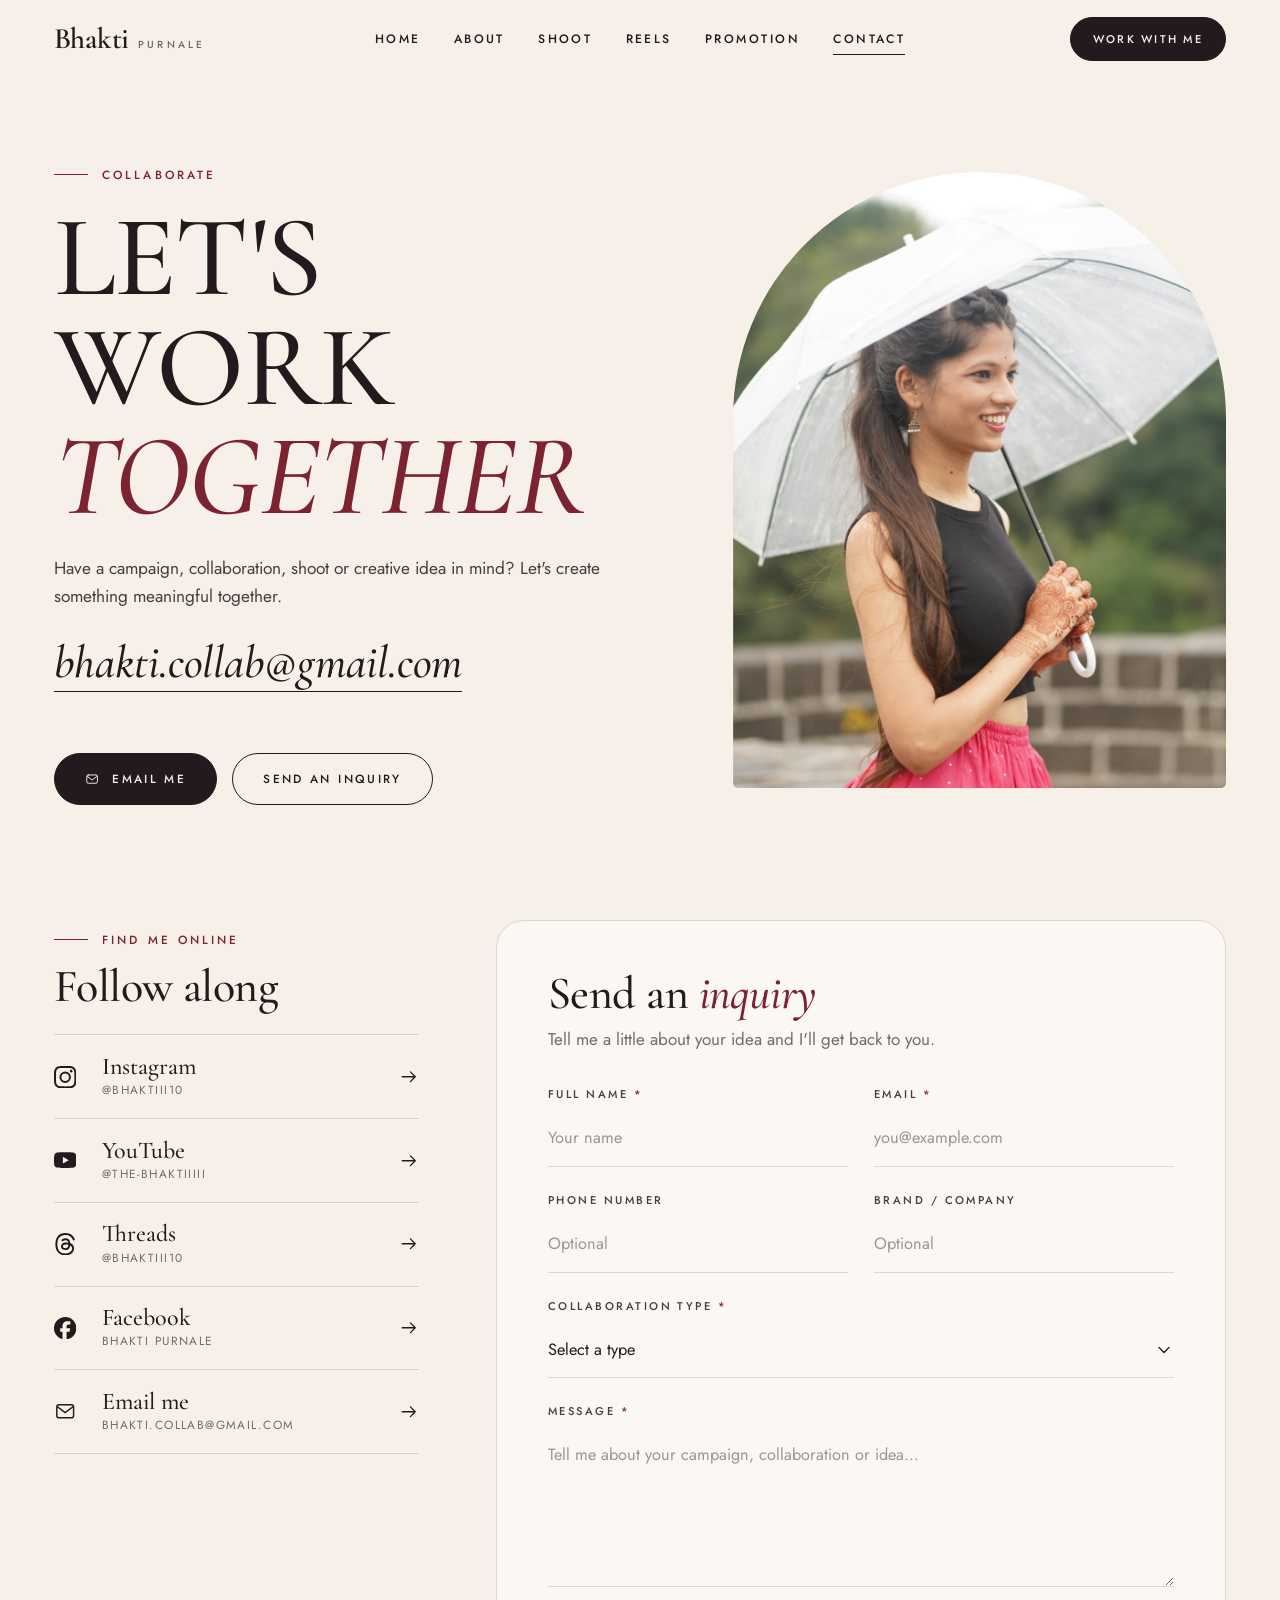
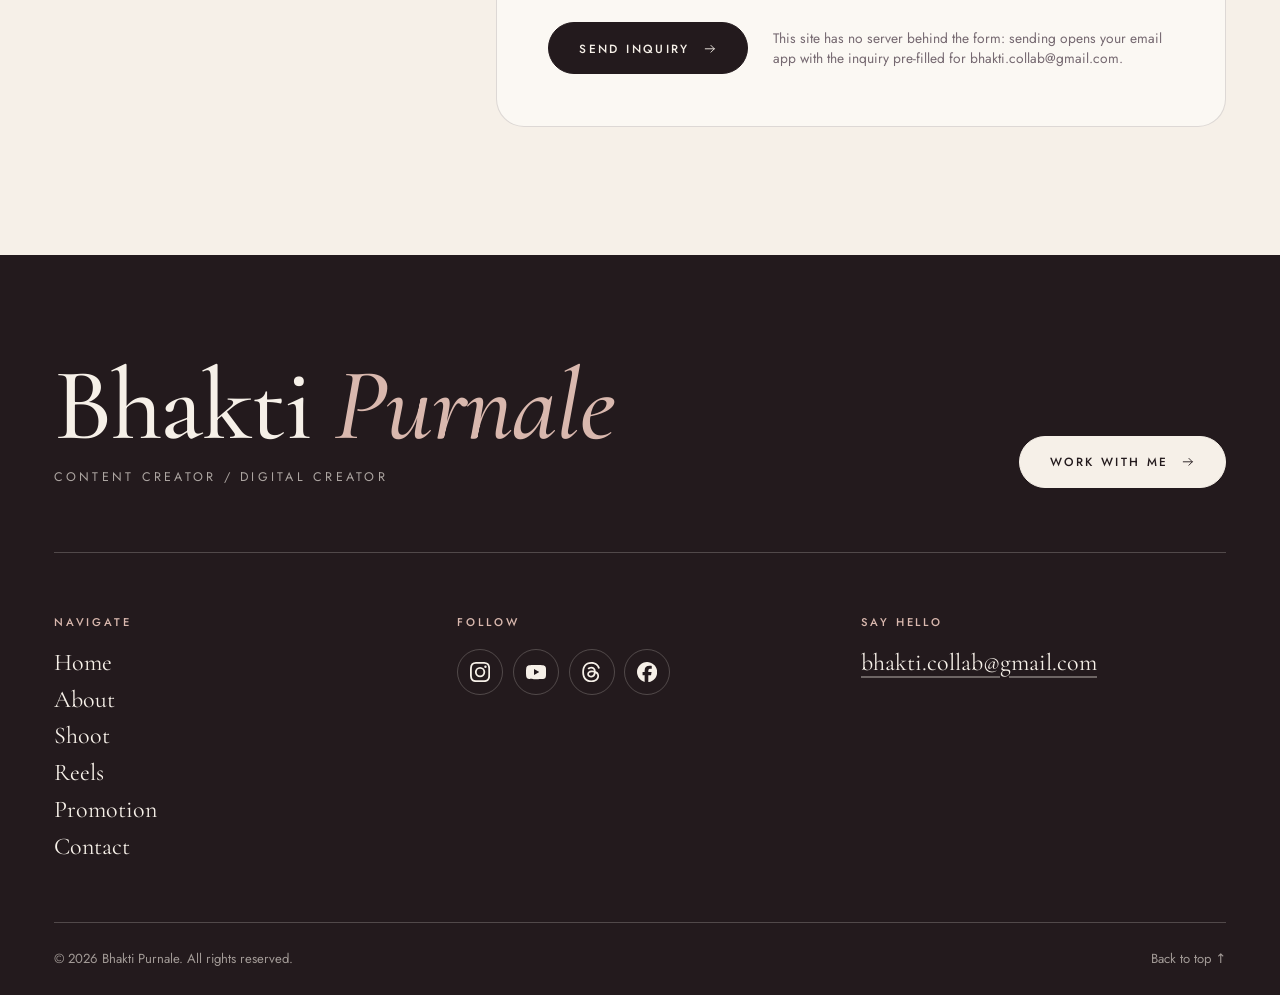
<file: contact.html>
<!DOCTYPE html>
<html lang="en">
<head>
  <meta charset="utf-8">
  <meta name="viewport" content="width=device-width, initial-scale=1">
  <title>Work With Me | Bhakti Purnale — Collaborations &amp; Inquiries</title>
  <meta name="description" content="Have a campaign, collaboration, shoot or creative idea in mind? Get in touch with Bhakti Purnale for brand collaborations, UGC, photoshoots and reels.">
  <meta name="theme-color" content="#f6f0e8">
  <meta property="og:type" content="website">
  <meta property="og:title" content="Work With Me | Bhakti Purnale — Collaborations &amp; Inquiries">
  <meta property="og:description" content="Have a campaign, collaboration, shoot or creative idea in mind? Get in touch with Bhakti Purnale for brand collaborations, UGC, photoshoots and reels.">
  <link rel="icon" href="data:image/svg+xml,%3Csvg xmlns='http://www.w3.org/2000/svg' viewBox='0 0 64 64'%3E%3Ccircle cx='32' cy='32' r='32' fill='%237c2332'/%3E%3Ctext x='32' y='44' font-family='Georgia,serif' font-size='38' font-style='italic' text-anchor='middle' fill='%23f6f0e8'%3EB%3C/text%3E%3C/svg%3E">
  <link rel="preconnect" href="https://fonts.googleapis.com">
  <link rel="preconnect" href="https://fonts.gstatic.com" crossorigin>
  <link href="https://fonts.googleapis.com/css2?family=Cormorant+Garamond:ital,wght@0,400;0,500;0,600;1,400;1,500;1,600&family=Jost:wght@300;400;500;600&display=swap" rel="stylesheet">
  <link rel="stylesheet" href="style.css">
  <script>document.documentElement.classList.add("js");</script>
</head>
<body id="top">
<svg xmlns="http://www.w3.org/2000/svg" width="0" height="0" style="position:absolute" aria-hidden="true" focusable="false">
  <symbol id="i-instagram" viewBox="0 0 24 24"><path d="M12 2.16c3.2 0 3.58.01 4.85.07 3.25.15 4.77 1.69 4.92 4.92.06 1.27.07 1.65.07 4.85s-.01 3.58-.07 4.85c-.15 3.23-1.66 4.77-4.92 4.92-1.27.06-1.64.07-4.85.07s-3.58-.01-4.85-.07c-3.26-.15-4.77-1.7-4.92-4.92C2.17 15.58 2.16 15.2 2.16 12s.01-3.58.07-4.85C2.38 3.92 3.9 2.38 7.15 2.23 8.42 2.17 8.8 2.16 12 2.16zM12 0C8.74 0 8.33.01 7.05.07 2.7.27.27 2.69.07 7.05.01 8.33 0 8.74 0 12s.01 3.67.07 4.95c.2 4.36 2.62 6.78 6.98 6.98C8.33 23.99 8.74 24 12 24s3.67-.01 4.95-.07c4.35-.2 6.78-2.62 6.98-6.98.06-1.28.07-1.69.07-4.95s-.01-3.67-.07-4.95c-.2-4.35-2.62-6.78-6.98-6.98C15.67.01 15.26 0 12 0zm0 5.84a6.16 6.16 0 1 0 0 12.32 6.16 6.16 0 0 0 0-12.32zM12 16a4 4 0 1 1 0-8 4 4 0 0 1 0 8zm6.4-11.85a1.44 1.44 0 1 0 0 2.88 1.44 1.44 0 0 0 0-2.88z"/></symbol>
  <symbol id="i-youtube" viewBox="0 0 24 24"><path d="M23.5 6.19a3.02 3.02 0 0 0-2.12-2.14C19.5 3.55 12 3.55 12 3.55s-7.5 0-9.38.5A3.02 3.02 0 0 0 .5 6.19C0 8.07 0 12 0 12s0 3.93.5 5.81a3.02 3.02 0 0 0 2.12 2.14c1.87.5 9.38.5 9.38.5s7.5 0 9.38-.5a3.02 3.02 0 0 0 2.12-2.14C24 15.93 24 12 24 12s0-3.93-.5-5.81zM9.55 15.57V8.43L15.82 12l-6.27 3.57z"/></symbol>
  <symbol id="i-threads" viewBox="0 0 24 24"><path d="M12.19 24h-.01c-3.58-.02-6.33-1.2-8.18-3.51C2.35 18.44 1.5 15.59 1.47 12.01v-.02c.03-3.58.88-6.43 2.53-8.48C5.85 1.2 8.6.02 12.18 0h.02c2.75.02 5.04.73 6.83 2.1 1.68 1.29 2.86 3.13 3.51 5.47l-2.04.57c-1.1-3.96-3.9-5.98-8.3-6.02-2.91.02-5.11.94-6.54 2.72C4.31 6.5 3.62 8.91 3.59 12c.03 3.09.72 5.5 2.06 7.16 1.43 1.78 3.63 2.7 6.54 2.72 2.62-.02 4.36-.63 5.8-2.05 1.65-1.61 1.62-3.59 1.09-4.8-.31-.71-.87-1.3-1.63-1.75-.19 1.35-.62 2.45-1.28 3.27-.89 1.1-2.14 1.7-3.73 1.79-1.2.07-2.36-.22-3.26-.8-1.06-.69-1.69-1.74-1.75-2.96-.07-1.19.41-2.29 1.33-3.08.88-.76 2.12-1.21 3.58-1.29a13.85 13.85 0 0 1 3.02.14c-.13-.74-.38-1.33-.75-1.76-.51-.59-1.31-.88-2.36-.89h-.03c-.84 0-1.99.23-2.72 1.32L7.73 7.85c.98-1.45 2.57-2.26 4.48-2.26h.04c3.19.02 5.1 1.98 5.29 5.39.11.05.22.09.32.14 1.49.7 2.58 1.76 3.15 3.07.8 1.82.87 4.79-1.55 7.16-1.85 1.81-4.09 2.63-7.28 2.65zm1-11.69c-.24 0-.49.01-.74.02-1.84.1-2.98.95-2.92 2.14.07 1.26 1.45 1.84 2.78 1.77 1.22-.07 2.82-.54 3.09-3.71-.7-.15-1.45-.22-2.21-.22z"/></symbol>
  <symbol id="i-facebook" viewBox="0 0 24 24"><path d="M9.1 23.69v-7.98H6.63v-3.67H9.1v-1.58c0-4.09 1.85-5.98 5.86-5.98.4 0 .96.04 1.47.1.38.05.76.12 1.14.2v3.32a8.6 8.6 0 0 0-.65-.04 27 27 0 0 0-.73-.01c-.71 0-1.26.1-1.68.31-.28.15-.5.36-.68.62-.26.42-.37 1-.37 1.75v1.3h3.92l-.39 2.1-.28 1.57h-3.25v8.25C19.4 23.24 24 18.18 24 12.04c0-6.63-5.37-12-12-12s-12 5.37-12 12c0 5.63 3.87 10.35 9.1 11.65z"/></symbol>
  <symbol id="i-mail" viewBox="0 0 24 24" fill="none" stroke="currentColor" stroke-width="1.6" stroke-linecap="round" stroke-linejoin="round"><rect x="3" y="5" width="18" height="14" rx="2.5"/><path d="m4 7.5 8 6 8-6"/></symbol>
  <symbol id="i-arrow" viewBox="0 0 24 24" fill="none" stroke="currentColor" stroke-width="1.6" stroke-linecap="round" stroke-linejoin="round"><path d="M4 12h16M14 6l6 6-6 6"/></symbol>
  <symbol id="i-play" viewBox="0 0 24 24"><path d="M7.5 4.9v14.2a1 1 0 0 0 1.52.86l11.4-7.1a1 1 0 0 0 0-1.72L9.02 4.04A1 1 0 0 0 7.5 4.9z"/></symbol>
</svg>
<a class="skip-link" href="#main">Skip to content</a>
<header class="site-header" data-header>
  <div class="container header-inner">
    <a class="brand" href="index.html" aria-label="Bhakti Purnale — home"><span class="brand-main">Bhakti</span><span class="brand-sub">Purnale</span></a>
    <nav class="primary-nav" aria-label="Primary">
      <ul>
        <li><a class="nav-link" href="index.html">Home</a></li>
        <li><a class="nav-link" href="about.html">About</a></li>
        <li><a class="nav-link" href="shoot.html">Shoot</a></li>
        <li><a class="nav-link" href="reels.html">Reels</a></li>
        <li><a class="nav-link" href="promotion.html">Promotion</a></li>
        <li><a class="nav-link" href="contact.html" aria-current="page">Contact</a></li>
      </ul>
    </nav>
    <a class="btn btn--sm header-cta" href="contact.html">Work with me</a>
    <button class="menu-toggle" type="button" aria-expanded="false" aria-controls="mobile-menu" aria-label="Open menu"><span></span><span></span></button>
  </div>
</header>

<div class="mobile-menu" id="mobile-menu">
  <nav aria-label="Mobile">
    <ul>
      <li><a class="mobile-link" style="--i:0" href="index.html">Home<small>01</small></a></li>
      <li><a class="mobile-link" style="--i:1" href="about.html">About<small>02</small></a></li>
      <li><a class="mobile-link" style="--i:2" href="shoot.html">Shoot<small>03</small></a></li>
      <li><a class="mobile-link" style="--i:3" href="reels.html">Reels<small>04</small></a></li>
      <li><a class="mobile-link" style="--i:4" href="promotion.html">Promotion<small>05</small></a></li>
      <li><a class="mobile-link" style="--i:5" href="contact.html" aria-current="page">Contact<small>06</small></a></li>
    </ul>
  </nav>
  <div class="mobile-foot">
    <a class="btn btn--light" href="contact.html">Work with me <svg class="icon icon-arrow" aria-hidden="true" focusable="false"><use href="#i-arrow"/></svg></a>
    <ul class="socials socials--light"><li><a class="social-link" href="https://www.instagram.com/bhaktiii10" target="_blank" rel="noopener noreferrer" aria-label="Instagram"><svg class="icon icon-instagram" aria-hidden="true" focusable="false"><use href="#i-instagram"/></svg></a></li><li><a class="social-link" href="https://www.youtube.com/@the-bhaktiiiii" target="_blank" rel="noopener noreferrer" aria-label="YouTube"><svg class="icon icon-youtube" aria-hidden="true" focusable="false"><use href="#i-youtube"/></svg></a></li><li><a class="social-link" href="https://www.threads.com/@bhaktiii10" target="_blank" rel="noopener noreferrer" aria-label="Threads"><svg class="icon icon-threads" aria-hidden="true" focusable="false"><use href="#i-threads"/></svg></a></li><li><a class="social-link" href="https://www.facebook.com/people/Bhakti-Purnale/pfbid0s8ukpP8RiCdau4w9GanZ25RQ9Bxs54rL2fMCkhPE2TkKNFqAJsdMbqvv6RXzojAal/" target="_blank" rel="noopener noreferrer" aria-label="Facebook"><svg class="icon icon-facebook" aria-hidden="true" focusable="false"><use href="#i-facebook"/></svg></a></li></ul>
    <a class="mobile-mail" href="mailto:bhakti.collab@gmail.com">bhakti.collab@gmail.com</a>
  </div>
</div>

<main id="main">
<!-- HERO -->
<section class="page-hero" aria-labelledby="contact-title">
  <div class="container split-hero">
    <div>
      <p class="eyebrow reveal">Collaborate</p>
      <h1 class="display h-xl caps reveal-lines" id="contact-title"><span class="line"><span>Let's work</span></span><span class="line"><span><em>together</em></span></span></h1>
      <p class="lead reveal" style="--delay:.2s">Have a campaign, collaboration, shoot or creative idea in mind? Let's create something meaningful together.</p>
      <a class="mail-link reveal" style="--delay:.3s" href="mailto:bhakti.collab@gmail.com">bhakti.collab@gmail.com</a>
      <div class="btn-row reveal" style="--delay:.35s">
        <a class="btn" href="mailto:bhakti.collab@gmail.com"><svg class="icon icon-mail" aria-hidden="true" focusable="false"><use href="#i-mail"/></svg> Email me</a>
        <a class="btn btn--ghost" href="#inquiry">Send an inquiry</a>
      </div>
    </div>
    <figure class="frame frame--arch reveal-img">
      <img src="img/shivajipool4.jpeg.jpeg" alt="Bhakti holding a clear umbrella, smiling in soft rainy light" style="object-position:50% 35%" width="1080" height="1616" fetchpriority="high" decoding="async">
    </figure>
  </div>
</section>

<!-- FORM + SOCIALS -->
<section class="section" style="padding-top:clamp(24px,4vw,56px)" aria-label="Inquiry form and social links">
  <div class="container contact-grid">
    <aside class="contact-side">
      <p class="eyebrow reveal">Find me online</p>
      <h2 class="display h-md reveal" style="margin-top:1rem">Follow along</h2>
      <div class="reveal">
        <div class="social-list">
    <a class="social-row" href="https://www.instagram.com/bhaktiii10" target="_blank" rel="noopener noreferrer">
      <svg class="icon icon-instagram" aria-hidden="true" focusable="false"><use href="#i-instagram"/></svg><span><strong>Instagram</strong><small>@bhaktiii10</small></span><svg class="icon icon-arrow" aria-hidden="true" focusable="false"><use href="#i-arrow"/></svg>
    </a>
    <a class="social-row" href="https://www.youtube.com/@the-bhaktiiiii" target="_blank" rel="noopener noreferrer">
      <svg class="icon icon-youtube" aria-hidden="true" focusable="false"><use href="#i-youtube"/></svg><span><strong>YouTube</strong><small>@the-bhaktiiiii</small></span><svg class="icon icon-arrow" aria-hidden="true" focusable="false"><use href="#i-arrow"/></svg>
    </a>
    <a class="social-row" href="https://www.threads.com/@bhaktiii10" target="_blank" rel="noopener noreferrer">
      <svg class="icon icon-threads" aria-hidden="true" focusable="false"><use href="#i-threads"/></svg><span><strong>Threads</strong><small>@bhaktiii10</small></span><svg class="icon icon-arrow" aria-hidden="true" focusable="false"><use href="#i-arrow"/></svg>
    </a>
    <a class="social-row" href="https://www.facebook.com/people/Bhakti-Purnale/pfbid0s8ukpP8RiCdau4w9GanZ25RQ9Bxs54rL2fMCkhPE2TkKNFqAJsdMbqvv6RXzojAal/" target="_blank" rel="noopener noreferrer">
      <svg class="icon icon-facebook" aria-hidden="true" focusable="false"><use href="#i-facebook"/></svg><span><strong>Facebook</strong><small>Bhakti Purnale</small></span><svg class="icon icon-arrow" aria-hidden="true" focusable="false"><use href="#i-arrow"/></svg>
    </a></div>
        <a class="social-row" href="mailto:bhakti.collab@gmail.com"><svg class="icon icon-mail" aria-hidden="true" focusable="false"><use href="#i-mail"/></svg><span><strong>Email me</strong><small>bhakti.collab@gmail.com</small></span><svg class="icon icon-arrow" aria-hidden="true" focusable="false"><use href="#i-arrow"/></svg></a>
      </div>
    </aside>

    <div class="form-card reveal" id="inquiry">
      <h2 class="display h-md">Send an <em>inquiry</em></h2>
      <p class="form-intro">Tell me a little about your idea and I'll get back to you.</p>

      <form id="inquiry-form" data-mailto="bhakti.collab@gmail.com" action="mailto:bhakti.collab@gmail.com" method="post" enctype="text/plain">
        <div class="form-grid">
          <div class="field">
            <label for="f-name">Full Name <span class="req" aria-hidden="true">*</span></label>
            <input id="f-name" name="name" type="text" autocomplete="name" placeholder="Your name" required>
          </div>
          <div class="field">
            <label for="f-email">Email <span class="req" aria-hidden="true">*</span></label>
            <input id="f-email" name="email" type="email" autocomplete="email" placeholder="you@example.com" required>
          </div>
          <div class="field">
            <label for="f-phone">Phone Number</label>
            <input id="f-phone" name="phone" type="tel" autocomplete="tel" placeholder="Optional">
          </div>
          <div class="field">
            <label for="f-company">Brand / Company</label>
            <input id="f-company" name="company" type="text" autocomplete="organization" placeholder="Optional">
          </div>
          <div class="field field--full">
            <label for="f-type">Collaboration Type <span class="req" aria-hidden="true">*</span></label>
            <select id="f-type" name="type" required>
              <option value="" disabled selected>Select a type</option>
              <option>Brand Collaboration</option>
              <option>UGC</option>
              <option>Photoshoot</option>
              <option>Reels</option>
              <option>Social Media Campaign</option>
              <option>Other</option>
            </select>
          </div>
          <div class="field field--full">
            <label for="f-message">Message <span class="req" aria-hidden="true">*</span></label>
            <textarea id="f-message" name="message" rows="5" placeholder="Tell me about your campaign, collaboration or idea…" required></textarea>
          </div>
        </div>
        <div class="form-actions">
          <button class="btn" type="submit">Send inquiry <svg class="icon icon-arrow" aria-hidden="true" focusable="false"><use href="#i-arrow"/></svg></button>
          <p class="form-note">This site has no server behind the form: sending opens your email app with the inquiry pre-filled for bhakti.collab@gmail.com.</p>
        </div>
        <p class="form-status" id="form-status" role="status" aria-live="polite" hidden></p>
      </form>
    </div>
  </div>
</section>

</main>

<footer class="site-footer">
  <div class="container">
    <div class="footer-top">
      <div>
        <p class="footer-name display">Bhakti <em>Purnale</em></p>
        <p class="footer-role">Content Creator / Digital Creator</p>
      </div>
      <a class="btn btn--light" href="contact.html">Work with me <svg class="icon icon-arrow" aria-hidden="true" focusable="false"><use href="#i-arrow"/></svg></a>
    </div>
    <div class="footer-grid">
      <nav aria-label="Footer">
        <h4>Navigate</h4>
        <div class="footer-nav">
          <a href="index.html">Home</a>
          <a href="about.html">About</a>
          <a href="shoot.html">Shoot</a>
          <a href="reels.html">Reels</a>
          <a href="promotion.html">Promotion</a>
          <a href="contact.html">Contact</a>
        </div>
      </nav>
      <div>
        <h4>Follow</h4>
        <ul class="socials socials--light"><li><a class="social-link" href="https://www.instagram.com/bhaktiii10" target="_blank" rel="noopener noreferrer" aria-label="Instagram"><svg class="icon icon-instagram" aria-hidden="true" focusable="false"><use href="#i-instagram"/></svg></a></li><li><a class="social-link" href="https://www.youtube.com/@the-bhaktiiiii" target="_blank" rel="noopener noreferrer" aria-label="YouTube"><svg class="icon icon-youtube" aria-hidden="true" focusable="false"><use href="#i-youtube"/></svg></a></li><li><a class="social-link" href="https://www.threads.com/@bhaktiii10" target="_blank" rel="noopener noreferrer" aria-label="Threads"><svg class="icon icon-threads" aria-hidden="true" focusable="false"><use href="#i-threads"/></svg></a></li><li><a class="social-link" href="https://www.facebook.com/people/Bhakti-Purnale/pfbid0s8ukpP8RiCdau4w9GanZ25RQ9Bxs54rL2fMCkhPE2TkKNFqAJsdMbqvv6RXzojAal/" target="_blank" rel="noopener noreferrer" aria-label="Facebook"><svg class="icon icon-facebook" aria-hidden="true" focusable="false"><use href="#i-facebook"/></svg></a></li></ul>
      </div>
      <div>
        <h4>Say hello</h4>
        <a class="footer-mail" href="mailto:bhakti.collab@gmail.com">bhakti.collab@gmail.com</a>
      </div>
    </div>
    <div class="footer-bottom">
      <p>&copy; <span data-year>2026</span> Bhakti Purnale. All rights reserved.</p>
      <a href="#top">Back to top &uarr;</a>
    </div>
  </div>
</footer>

<script src="script.js" defer></script>
</body>
</html>
</file>
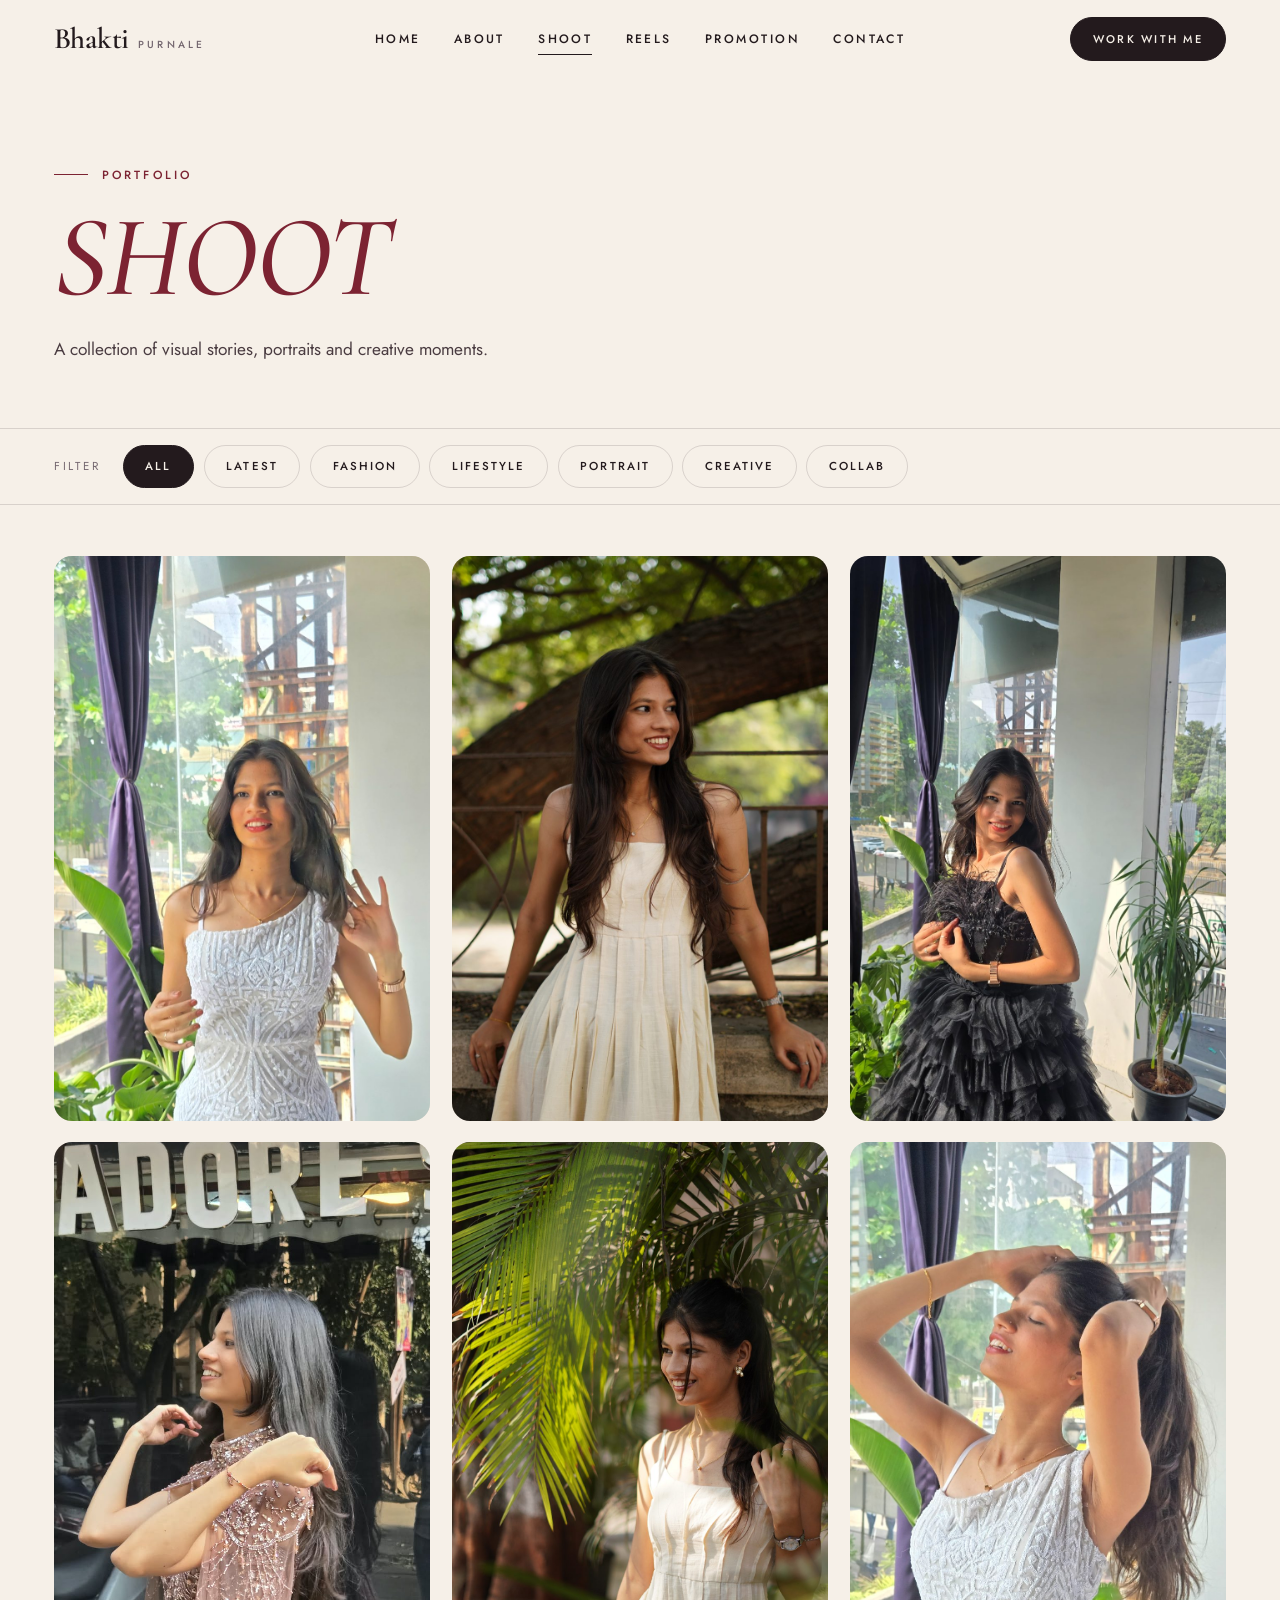
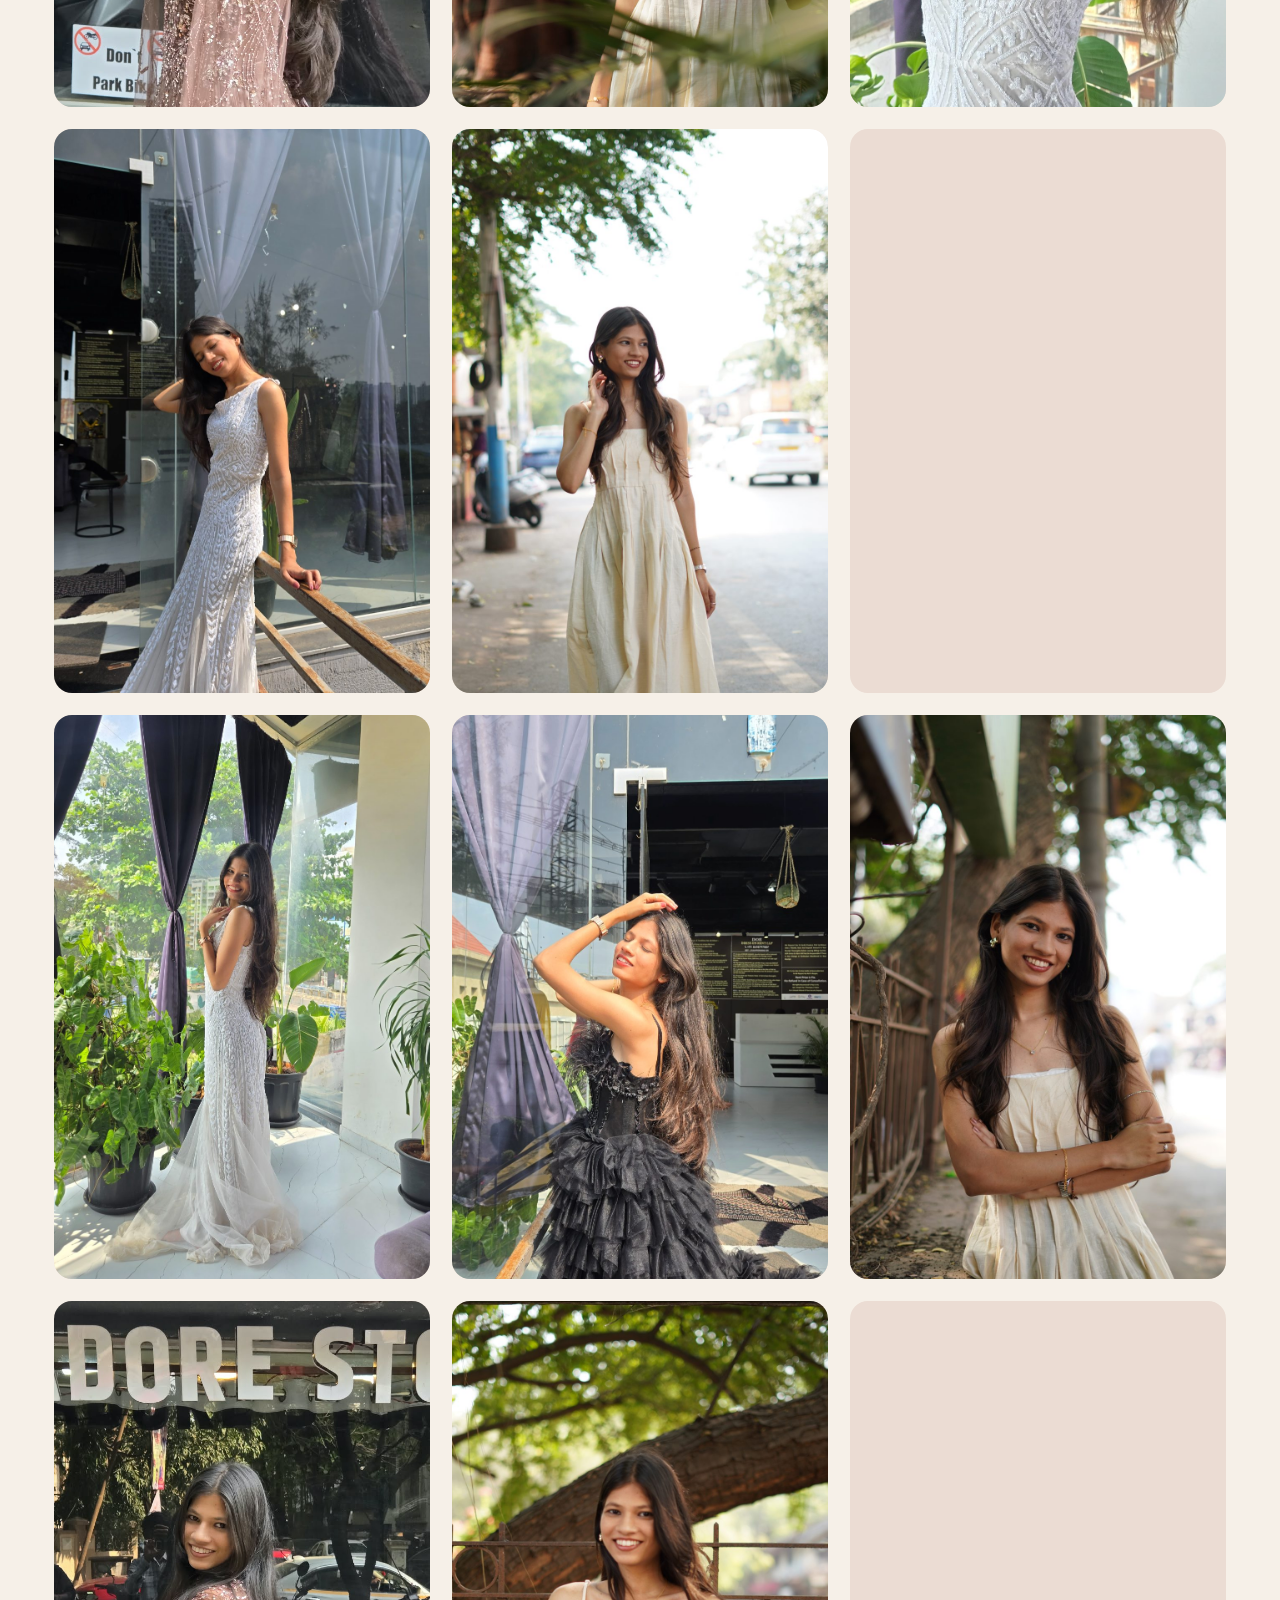
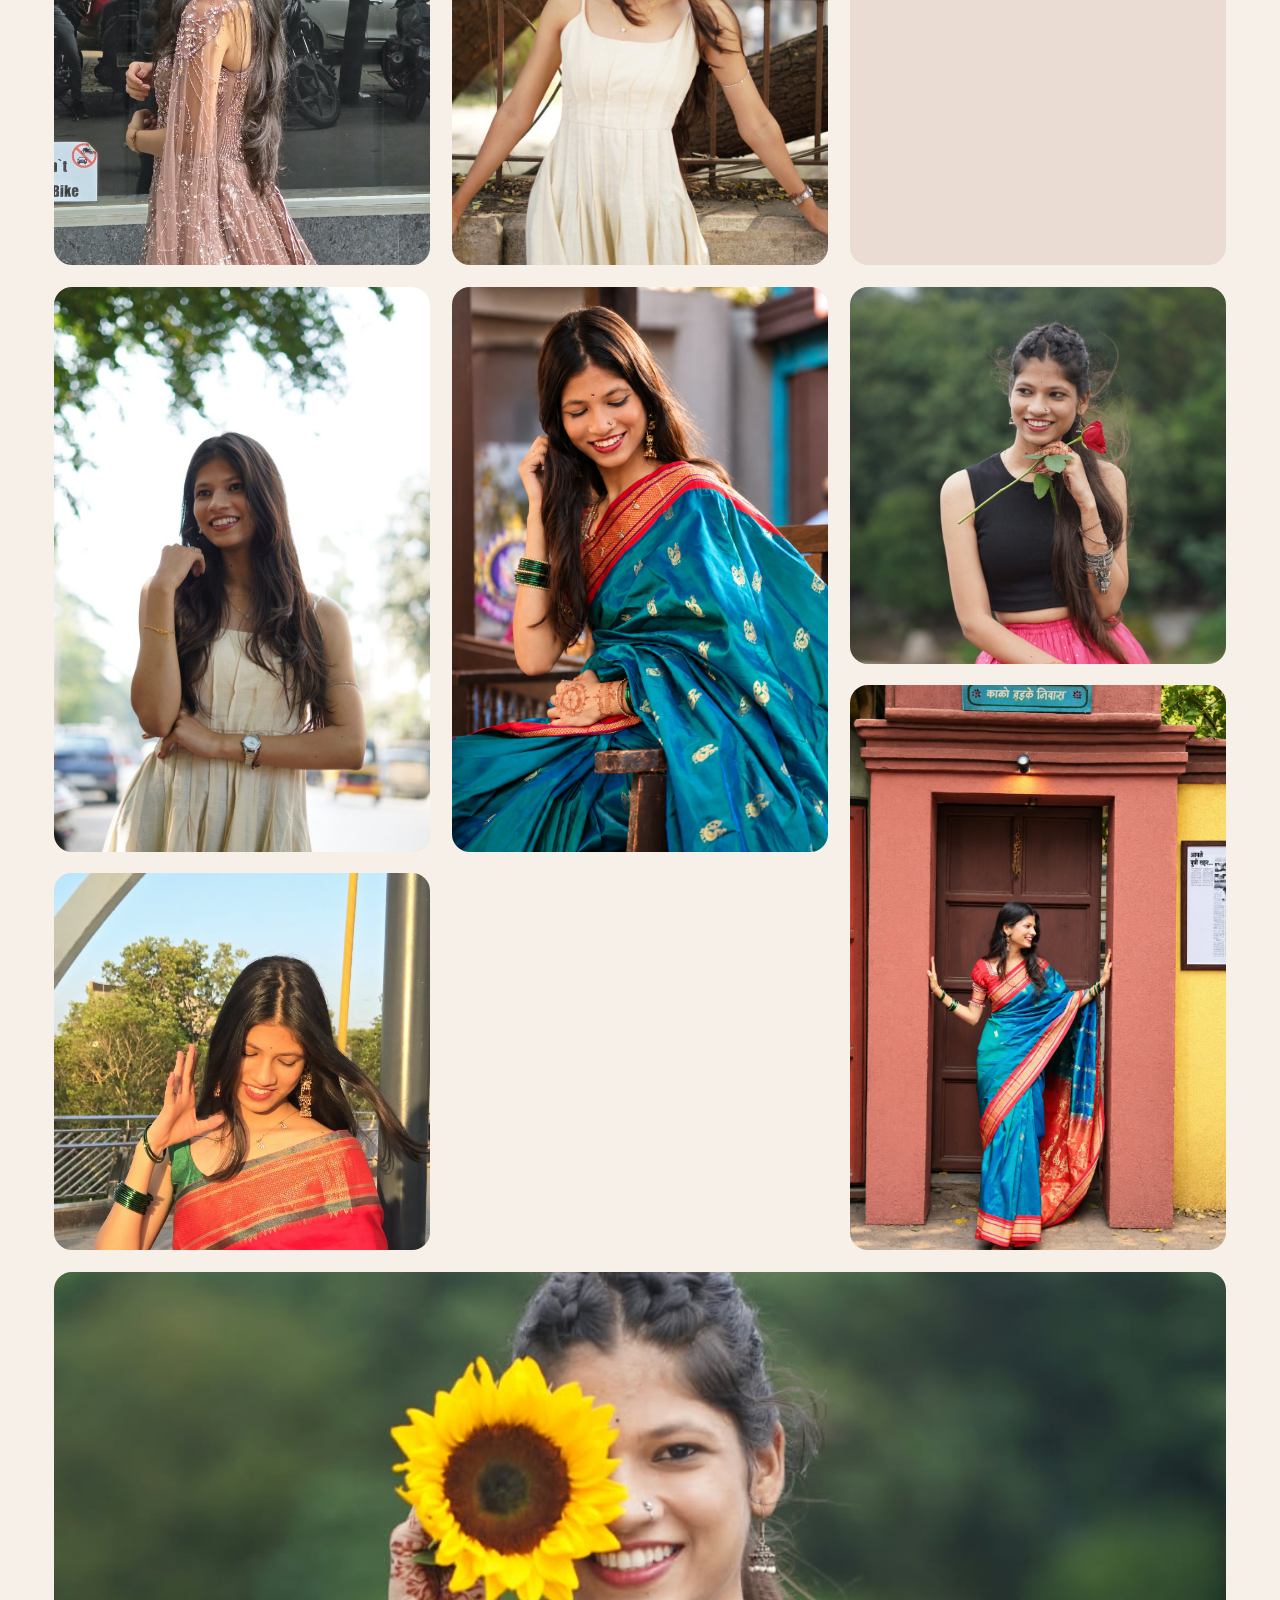
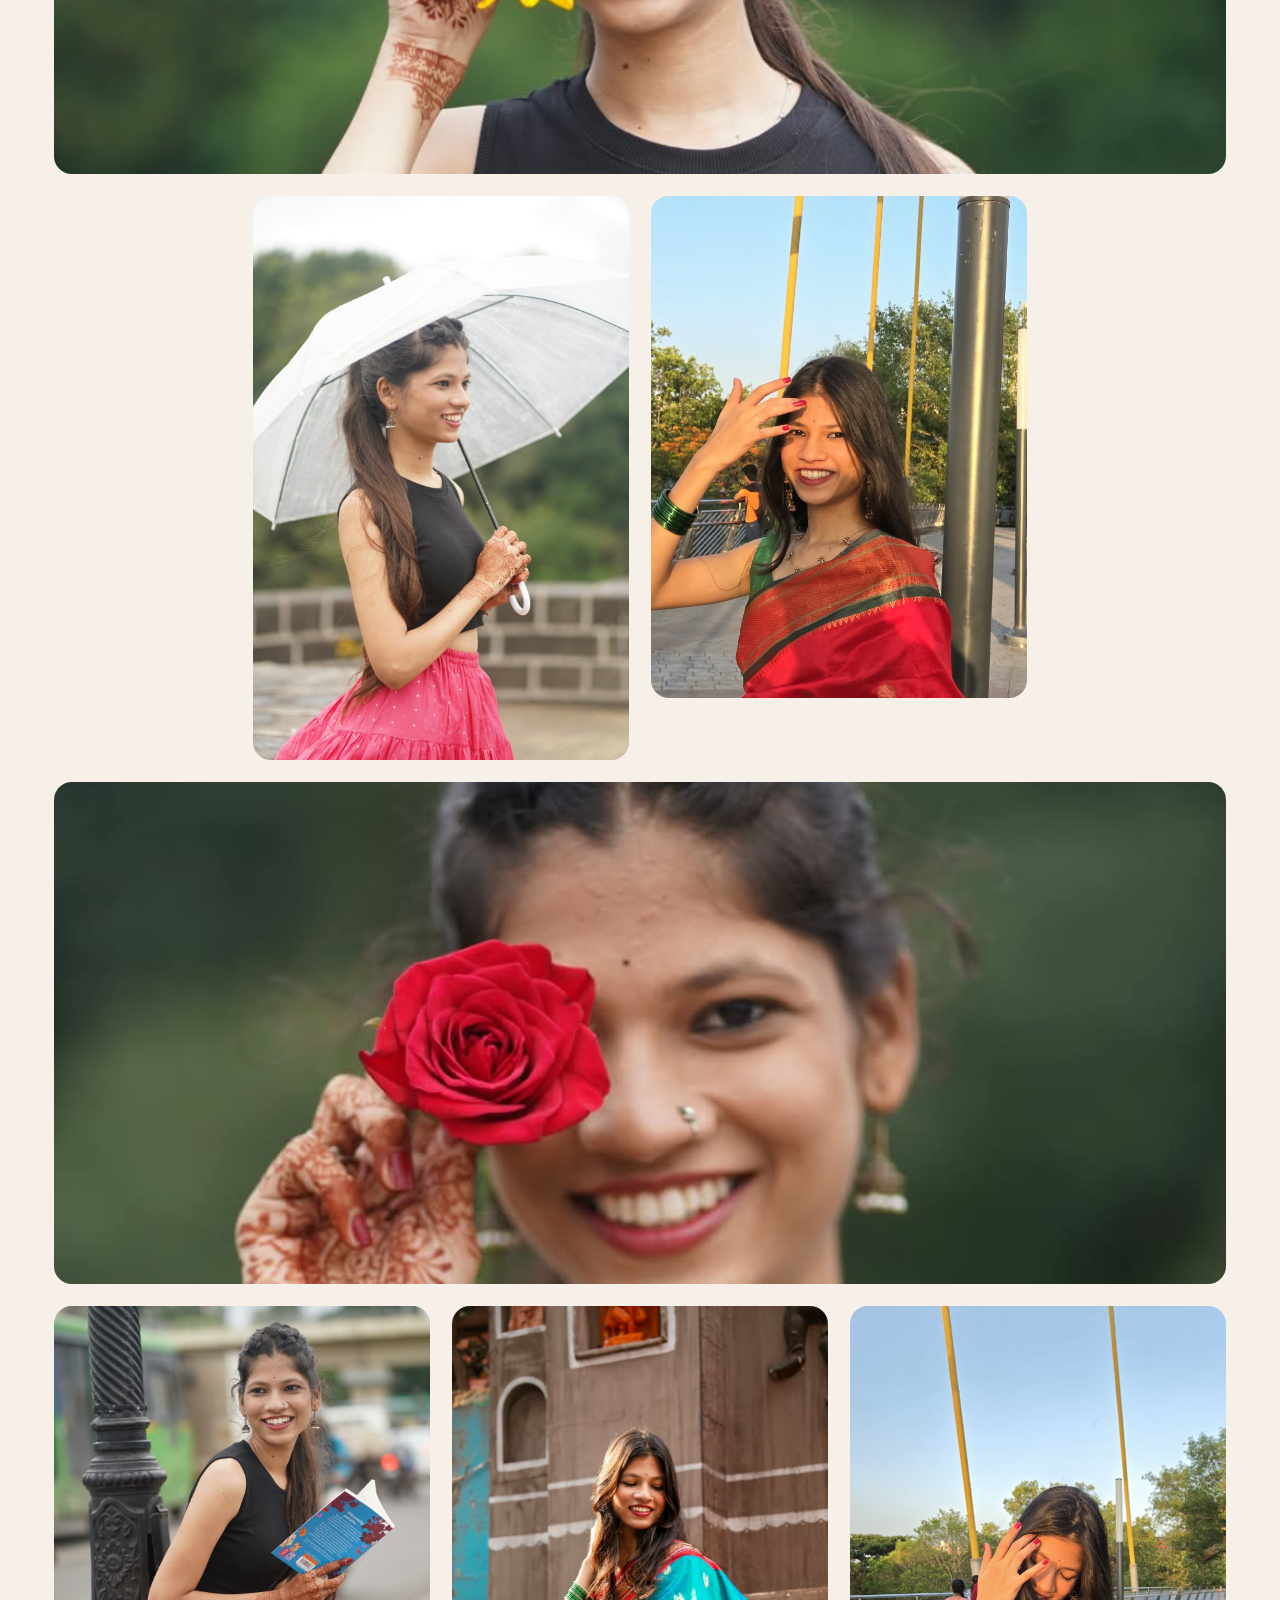
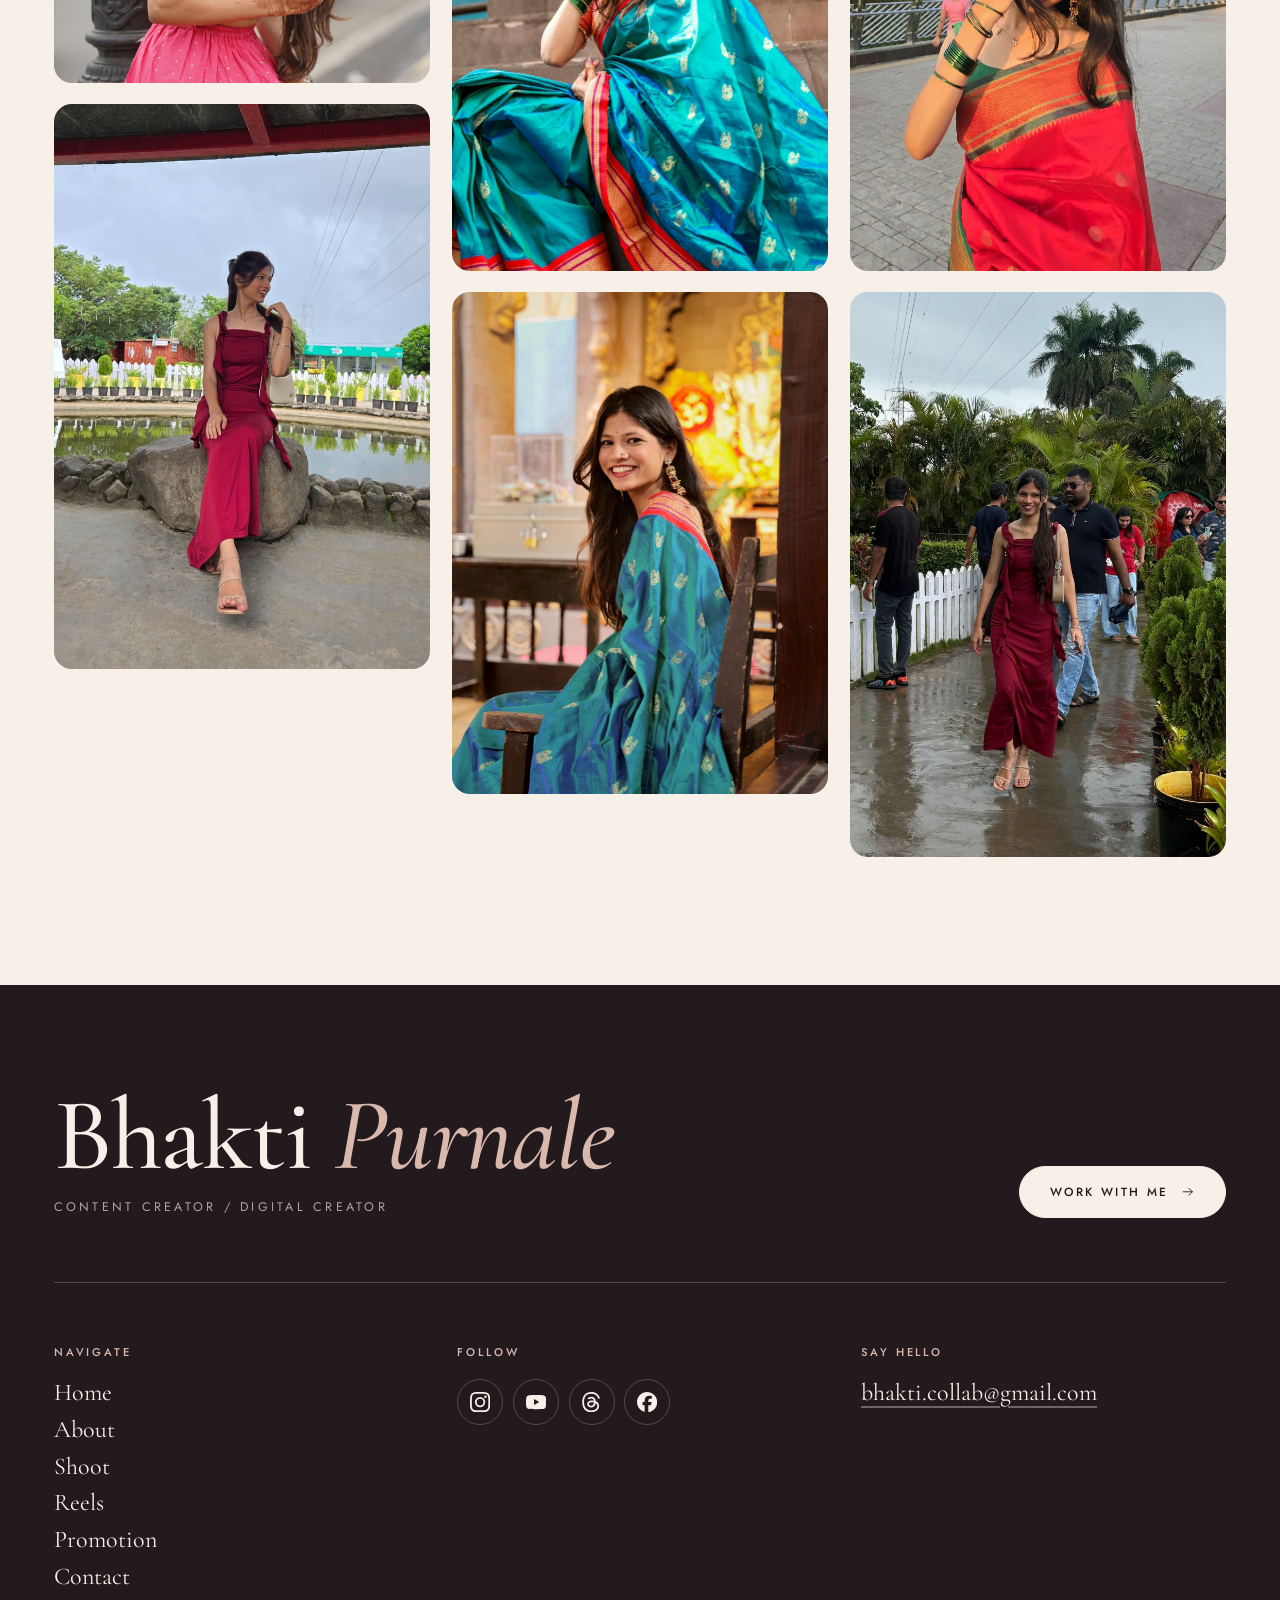
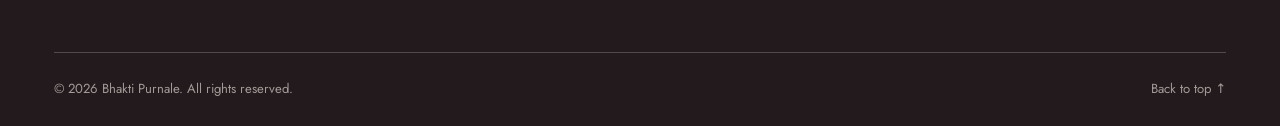
<file: shoot.html>
<!DOCTYPE html>
<html lang="en">
<head>
  <meta charset="utf-8">
  <meta name="viewport" content="width=device-width, initial-scale=1">
  <title>Shoot | Bhakti Purnale — Photography Portfolio</title>
  <meta name="description" content="A collection of visual stories, portraits and creative moments by content creator Bhakti Purnale: fashion, lifestyle, portrait and creative shoots.">
  <meta name="theme-color" content="#f6f0e8">
  <meta property="og:type" content="website">
  <meta property="og:title" content="Shoot | Bhakti Purnale — Photography Portfolio">
  <meta property="og:description" content="A collection of visual stories, portraits and creative moments by content creator Bhakti Purnale: fashion, lifestyle, portrait and creative shoots.">
  <link rel="icon" href="data:image/svg+xml,%3Csvg xmlns='http://www.w3.org/2000/svg' viewBox='0 0 64 64'%3E%3Ccircle cx='32' cy='32' r='32' fill='%237c2332'/%3E%3Ctext x='32' y='44' font-family='Georgia,serif' font-size='38' font-style='italic' text-anchor='middle' fill='%23f6f0e8'%3EB%3C/text%3E%3C/svg%3E">
  <link rel="preconnect" href="https://fonts.googleapis.com">
  <link rel="preconnect" href="https://fonts.gstatic.com" crossorigin>
  <link href="https://fonts.googleapis.com/css2?family=Cormorant+Garamond:ital,wght@0,400;0,500;0,600;1,400;1,500;1,600&family=Jost:wght@300;400;500;600&display=swap" rel="stylesheet">
  <link rel="stylesheet" href="style.css">
  <script>document.documentElement.classList.add("js");</script>
</head>
<body id="top">
<svg xmlns="http://www.w3.org/2000/svg" width="0" height="0" style="position:absolute" aria-hidden="true" focusable="false">
  <symbol id="i-instagram" viewBox="0 0 24 24"><path d="M12 2.16c3.2 0 3.58.01 4.85.07 3.25.15 4.77 1.69 4.92 4.92.06 1.27.07 1.65.07 4.85s-.01 3.58-.07 4.85c-.15 3.23-1.66 4.77-4.92 4.92-1.27.06-1.64.07-4.85.07s-3.58-.01-4.85-.07c-3.26-.15-4.77-1.7-4.92-4.92C2.17 15.58 2.16 15.2 2.16 12s.01-3.58.07-4.85C2.38 3.92 3.9 2.38 7.15 2.23 8.42 2.17 8.8 2.16 12 2.16zM12 0C8.74 0 8.33.01 7.05.07 2.7.27.27 2.69.07 7.05.01 8.33 0 8.74 0 12s.01 3.67.07 4.95c.2 4.36 2.62 6.78 6.98 6.98C8.33 23.99 8.74 24 12 24s3.67-.01 4.95-.07c4.35-.2 6.78-2.62 6.98-6.98.06-1.28.07-1.69.07-4.95s-.01-3.67-.07-4.95c-.2-4.35-2.62-6.78-6.98-6.98C15.67.01 15.26 0 12 0zm0 5.84a6.16 6.16 0 1 0 0 12.32 6.16 6.16 0 0 0 0-12.32zM12 16a4 4 0 1 1 0-8 4 4 0 0 1 0 8zm6.4-11.85a1.44 1.44 0 1 0 0 2.88 1.44 1.44 0 0 0 0-2.88z"/></symbol>
  <symbol id="i-youtube" viewBox="0 0 24 24"><path d="M23.5 6.19a3.02 3.02 0 0 0-2.12-2.14C19.5 3.55 12 3.55 12 3.55s-7.5 0-9.38.5A3.02 3.02 0 0 0 .5 6.19C0 8.07 0 12 0 12s0 3.93.5 5.81a3.02 3.02 0 0 0 2.12 2.14c1.87.5 9.38.5 9.38.5s7.5 0 9.38-.5a3.02 3.02 0 0 0 2.12-2.14C24 15.93 24 12 24 12s0-3.93-.5-5.81zM9.55 15.57V8.43L15.82 12l-6.27 3.57z"/></symbol>
  <symbol id="i-threads" viewBox="0 0 24 24"><path d="M12.19 24h-.01c-3.58-.02-6.33-1.2-8.18-3.51C2.35 18.44 1.5 15.59 1.47 12.01v-.02c.03-3.58.88-6.43 2.53-8.48C5.85 1.2 8.6.02 12.18 0h.02c2.75.02 5.04.73 6.83 2.1 1.68 1.29 2.86 3.13 3.51 5.47l-2.04.57c-1.1-3.96-3.9-5.98-8.3-6.02-2.91.02-5.11.94-6.54 2.72C4.31 6.5 3.62 8.91 3.59 12c.03 3.09.72 5.5 2.06 7.16 1.43 1.78 3.63 2.7 6.54 2.72 2.62-.02 4.36-.63 5.8-2.05 1.65-1.61 1.62-3.59 1.09-4.8-.31-.71-.87-1.3-1.63-1.75-.19 1.35-.62 2.45-1.28 3.27-.89 1.1-2.14 1.7-3.73 1.79-1.2.07-2.36-.22-3.26-.8-1.06-.69-1.69-1.74-1.75-2.96-.07-1.19.41-2.29 1.33-3.08.88-.76 2.12-1.21 3.58-1.29a13.85 13.85 0 0 1 3.02.14c-.13-.74-.38-1.33-.75-1.76-.51-.59-1.31-.88-2.36-.89h-.03c-.84 0-1.99.23-2.72 1.32L7.73 7.85c.98-1.45 2.57-2.26 4.48-2.26h.04c3.19.02 5.1 1.98 5.29 5.39.11.05.22.09.32.14 1.49.7 2.58 1.76 3.15 3.07.8 1.82.87 4.79-1.55 7.16-1.85 1.81-4.09 2.63-7.28 2.65zm1-11.69c-.24 0-.49.01-.74.02-1.84.1-2.98.95-2.92 2.14.07 1.26 1.45 1.84 2.78 1.77 1.22-.07 2.82-.54 3.09-3.71-.7-.15-1.45-.22-2.21-.22z"/></symbol>
  <symbol id="i-facebook" viewBox="0 0 24 24"><path d="M9.1 23.69v-7.98H6.63v-3.67H9.1v-1.58c0-4.09 1.85-5.98 5.86-5.98.4 0 .96.04 1.47.1.38.05.76.12 1.14.2v3.32a8.6 8.6 0 0 0-.65-.04 27 27 0 0 0-.73-.01c-.71 0-1.26.1-1.68.31-.28.15-.5.36-.68.62-.26.42-.37 1-.37 1.75v1.3h3.92l-.39 2.1-.28 1.57h-3.25v8.25C19.4 23.24 24 18.18 24 12.04c0-6.63-5.37-12-12-12s-12 5.37-12 12c0 5.63 3.87 10.35 9.1 11.65z"/></symbol>
  <symbol id="i-mail" viewBox="0 0 24 24" fill="none" stroke="currentColor" stroke-width="1.6" stroke-linecap="round" stroke-linejoin="round"><rect x="3" y="5" width="18" height="14" rx="2.5"/><path d="m4 7.5 8 6 8-6"/></symbol>
  <symbol id="i-arrow" viewBox="0 0 24 24" fill="none" stroke="currentColor" stroke-width="1.6" stroke-linecap="round" stroke-linejoin="round"><path d="M4 12h16M14 6l6 6-6 6"/></symbol>
  <symbol id="i-play" viewBox="0 0 24 24"><path d="M7.5 4.9v14.2a1 1 0 0 0 1.52.86l11.4-7.1a1 1 0 0 0 0-1.72L9.02 4.04A1 1 0 0 0 7.5 4.9z"/></symbol>
</svg>
<a class="skip-link" href="#main">Skip to content</a>
<header class="site-header" data-header>
  <div class="container header-inner">
    <a class="brand" href="index.html" aria-label="Bhakti Purnale — home"><span class="brand-main">Bhakti</span><span class="brand-sub">Purnale</span></a>
    <nav class="primary-nav" aria-label="Primary">
      <ul>
        <li><a class="nav-link" href="index.html">Home</a></li>
        <li><a class="nav-link" href="about.html">About</a></li>
        <li><a class="nav-link" href="shoot.html" aria-current="page">Shoot</a></li>
        <li><a class="nav-link" href="reels.html">Reels</a></li>
        <li><a class="nav-link" href="promotion.html">Promotion</a></li>
        <li><a class="nav-link" href="contact.html">Contact</a></li>
      </ul>
    </nav>
    <a class="btn btn--sm header-cta" href="contact.html">Work with me</a>
    <button class="menu-toggle" type="button" aria-expanded="false" aria-controls="mobile-menu" aria-label="Open menu"><span></span><span></span></button>
  </div>
</header>

<div class="mobile-menu" id="mobile-menu">
  <nav aria-label="Mobile">
    <ul>
      <li><a class="mobile-link" style="--i:0" href="index.html">Home<small>01</small></a></li>
      <li><a class="mobile-link" style="--i:1" href="about.html">About<small>02</small></a></li>
      <li><a class="mobile-link" style="--i:2" href="shoot.html" aria-current="page">Shoot<small>03</small></a></li>
      <li><a class="mobile-link" style="--i:3" href="reels.html">Reels<small>04</small></a></li>
      <li><a class="mobile-link" style="--i:4" href="promotion.html">Promotion<small>05</small></a></li>
      <li><a class="mobile-link" style="--i:5" href="contact.html">Contact<small>06</small></a></li>
    </ul>
  </nav>
  <div class="mobile-foot">
    <a class="btn btn--light" href="contact.html">Work with me <svg class="icon icon-arrow" aria-hidden="true" focusable="false"><use href="#i-arrow"/></svg></a>
    <ul class="socials socials--light"><li><a class="social-link" href="https://www.instagram.com/bhaktiii10" target="_blank" rel="noopener noreferrer" aria-label="Instagram"><svg class="icon icon-instagram" aria-hidden="true" focusable="false"><use href="#i-instagram"/></svg></a></li><li><a class="social-link" href="https://www.youtube.com/@the-bhaktiiiii" target="_blank" rel="noopener noreferrer" aria-label="YouTube"><svg class="icon icon-youtube" aria-hidden="true" focusable="false"><use href="#i-youtube"/></svg></a></li><li><a class="social-link" href="https://www.threads.com/@bhaktiii10" target="_blank" rel="noopener noreferrer" aria-label="Threads"><svg class="icon icon-threads" aria-hidden="true" focusable="false"><use href="#i-threads"/></svg></a></li><li><a class="social-link" href="https://www.facebook.com/people/Bhakti-Purnale/pfbid0s8ukpP8RiCdau4w9GanZ25RQ9Bxs54rL2fMCkhPE2TkKNFqAJsdMbqvv6RXzojAal/" target="_blank" rel="noopener noreferrer" aria-label="Facebook"><svg class="icon icon-facebook" aria-hidden="true" focusable="false"><use href="#i-facebook"/></svg></a></li></ul>
    <a class="mobile-mail" href="mailto:bhakti.collab@gmail.com">bhakti.collab@gmail.com</a>
  </div>
</div>

<main id="main">
<!-- HERO -->
<section class="page-hero" aria-labelledby="shoot-title">
  <div class="container">
    <p class="eyebrow reveal">Portfolio</p>
    <h1 class="display h-xl caps reveal-lines" id="shoot-title"><span class="line"><span><em>Shoot</em></span></span></h1>
    <p class="lead reveal" style="--delay:.2s">A collection of visual stories, portraits and creative moments.</p>
  </div>
</section>

<!-- FILTERS -->
<div class="filter-bar filter-bar--sticky" data-filter-bar="[data-gallery]">
  <div class="container">
    <div class="filter-list" role="group" aria-label="Filter shoots by category">
      <span class="filter-label">Filter</span>
      <button class="chip-btn" type="button" data-filter="all" aria-pressed="true">All</button>
      <button class="chip-btn" type="button" data-filter="latest" aria-pressed="false">Latest</button>
      <button class="chip-btn" type="button" data-filter="fashion" aria-pressed="false">Fashion</button>
      <button class="chip-btn" type="button" data-filter="lifestyle" aria-pressed="false">Lifestyle</button>
      <button class="chip-btn" type="button" data-filter="portrait" aria-pressed="false">Portrait</button>
      <button class="chip-btn" type="button" data-filter="creative" aria-pressed="false">Creative</button>
      <button class="chip-btn" type="button" data-filter="collab" aria-pressed="false">Collab</button>
    </div>
  </div>
</div>

<!-- GALLERY (column masonry; tag each photo with data-cat — edit freely) -->
<section class="section" style="padding-top:clamp(32px,4vw,56px)" aria-label="Photo gallery">
  <div class="container">
    <div class="gallery filterable" data-gallery>
      <figure class="shot shot--tall reveal" data-cat="latest collab fashion">
        <button class="shot-open" type="button" aria-label="View larger: Bhakti in a white beaded one-shoulder gown, smiling with her hand raised, beside a window with purple curtains and plants">
          <img src="img/dore.jpeg" alt="Bhakti in a white beaded one-shoulder gown, smiling with her hand raised, beside a window with purple curtains and plants" width="901" height="1600" style="--pos:50% 40%" loading="lazy" decoding="async">
        </button>
        <figcaption class="shot-cap" aria-hidden="true"><span>Collab · Fashion</span><svg class="icon icon-arrow" aria-hidden="true" focusable="false"><use href="#i-arrow"/></svg></figcaption>
      </figure>
      <figure class="shot shot--tall reveal" data-cat="latest fashion portrait">
        <button class="shot-open" type="button" aria-label="View larger: Bhakti in a cream pleated dress leaning against a stone wall under a big tree, smiling to the side">
          <img src="img/campshoot3.jpeg" alt="Bhakti in a cream pleated dress leaning against a stone wall under a big tree, smiling to the side" width="902" height="1600" style="--pos:50% 25%" loading="lazy" decoding="async">
        </button>
        <figcaption class="shot-cap" aria-hidden="true"><span>Fashion · Portrait</span><svg class="icon icon-arrow" aria-hidden="true" focusable="false"><use href="#i-arrow"/></svg></figcaption>
      </figure>
      <figure class="shot shot--tall reveal" data-cat="latest collab fashion">
        <button class="shot-open" type="button" aria-label="View larger: Bhakti in a black ruffled tulle gown with a feathered bodice, smiling and holding the bodice, beside tall windows and plants">
          <img src="img/dore6.jpeg" alt="Bhakti in a black ruffled tulle gown with a feathered bodice, smiling and holding the bodice, beside tall windows and plants" width="901" height="1600" style="--pos:50% 50%" loading="lazy" decoding="async">
        </button>
        <figcaption class="shot-cap" aria-hidden="true"><span>Collab · Fashion</span><svg class="icon icon-arrow" aria-hidden="true" focusable="false"><use href="#i-arrow"/></svg></figcaption>
      </figure>
      <figure class="shot shot--tall reveal" data-cat="latest collab fashion portrait">
        <button class="shot-open" type="button" aria-label="View larger: Bhakti in a rose-gold beaded gown with a sheer cape, laughing in profile with her long hair flowing, in front of the Adore Store sign">
          <img src="img/adorecollab2.jpeg" alt="Bhakti in a rose-gold beaded gown with a sheer cape, laughing in profile with her long hair flowing, in front of the Adore Store sign" width="720" height="1280" style="--pos:50% 30%" loading="lazy" decoding="async">
        </button>
        <figcaption class="shot-cap" aria-hidden="true"><span>Collab · Fashion · Portrait</span><svg class="icon icon-arrow" aria-hidden="true" focusable="false"><use href="#i-arrow"/></svg></figcaption>
      </figure>
      <figure class="shot shot--tall reveal" data-cat="latest portrait">
        <button class="shot-open" type="button" aria-label="View larger: Bhakti smiling and glancing aside in a cream pleated dress, framed by green palm leaves in warm light">
          <img src="img/campshoot2.jpeg" alt="Bhakti smiling and glancing aside in a cream pleated dress, framed by green palm leaves in warm light" width="1067" height="1600" style="--pos:50% 40%" loading="lazy" decoding="async">
        </button>
        <figcaption class="shot-cap" aria-hidden="true"><span>Portrait</span><svg class="icon icon-arrow" aria-hidden="true" focusable="false"><use href="#i-arrow"/></svg></figcaption>
      </figure>
      <figure class="shot shot--tall reveal" data-cat="latest collab portrait">
        <button class="shot-open" type="button" aria-label="View larger: Close portrait of Bhakti in a white beaded gown, smiling with her eyes closed and her hands in her hair, in bright window light">
          <img src="img/dore2.jpeg" alt="Close portrait of Bhakti in a white beaded gown, smiling with her eyes closed and her hands in her hair, in bright window light" width="901" height="1600" style="--pos:50% 30%" loading="lazy" decoding="async">
        </button>
        <figcaption class="shot-cap" aria-hidden="true"><span>Collab · Portrait</span><svg class="icon icon-arrow" aria-hidden="true" focusable="false"><use href="#i-arrow"/></svg></figcaption>
      </figure>
      <figure class="shot shot--tall reveal" data-cat="latest collab fashion">
        <button class="shot-open" type="button" aria-label="View larger: Bhakti in a white beaded fishtail gown, leaning on a railing beside a glass wall with sheer curtains, her eyes closed and a hand behind her head">
          <img src="img/dore4.jpeg" alt="Bhakti in a white beaded fishtail gown, leaning on a railing beside a glass wall with sheer curtains, her eyes closed and a hand behind her head" width="901" height="1600" style="--pos:50% 60%" loading="lazy" decoding="async">
        </button>
        <figcaption class="shot-cap" aria-hidden="true"><span>Collab · Fashion</span><svg class="icon icon-arrow" aria-hidden="true" focusable="false"><use href="#i-arrow"/></svg></figcaption>
      </figure>
      <figure class="shot shot--tall reveal" data-cat="latest lifestyle fashion">
        <button class="shot-open" type="button" aria-label="View larger: Bhakti in a cream pleated dress touching her hair and looking away, on a tree-lined street">
          <img src="img/campshoot6.jpeg" alt="Bhakti in a cream pleated dress touching her hair and looking away, on a tree-lined street" width="902" height="1600" style="--pos:50% 40%" loading="lazy" decoding="async">
        </button>
        <figcaption class="shot-cap" aria-hidden="true"><span>Lifestyle · Fashion</span><svg class="icon icon-arrow" aria-hidden="true" focusable="false"><use href="#i-arrow"/></svg></figcaption>
      </figure>
      <figure class="shot shot--tall reveal" data-cat="latest collab fashion">
        <button class="shot-open" type="button" aria-label="View larger: Bhakti smiling in profile in a rose-gold beaded gown with sheer cape sleeves, standing outside the Adore Store window">
          <img src="img/adorecollab1.jpeg" alt="Bhakti smiling in profile in a rose-gold beaded gown with sheer cape sleeves, standing outside the Adore Store window" width="720" height="1280" style="--pos:50% 30%" loading="lazy" decoding="async">
        </button>
        <figcaption class="shot-cap" aria-hidden="true"><span>Collab · Fashion</span><svg class="icon icon-arrow" aria-hidden="true" focusable="false"><use href="#i-arrow"/></svg></figcaption>
      </figure>
      <figure class="shot shot--tall reveal" data-cat="latest collab fashion">
        <button class="shot-open" type="button" aria-label="View larger: Bhakti in a white beaded fishtail gown with a tulle train, looking back over her shoulder beside a window and potted plants">
          <img src="img/dore3.jpeg" alt="Bhakti in a white beaded fishtail gown with a tulle train, looking back over her shoulder beside a window and potted plants" width="901" height="1600" style="--pos:50% 80%" loading="lazy" decoding="async">
        </button>
        <figcaption class="shot-cap" aria-hidden="true"><span>Collab · Fashion</span><svg class="icon icon-arrow" aria-hidden="true" focusable="false"><use href="#i-arrow"/></svg></figcaption>
      </figure>
      <figure class="shot shot--tall reveal" data-cat="latest collab fashion portrait">
        <button class="shot-open" type="button" aria-label="View larger: Bhakti in a black ruffled tulle gown with her hand on her head and her eyes closed, in warm sunlight">
          <img src="img/dore7.jpeg" alt="Bhakti in a black ruffled tulle gown with her hand on her head and her eyes closed, in warm sunlight" width="901" height="1600" style="--pos:50% 40%" loading="lazy" decoding="async">
        </button>
        <figcaption class="shot-cap" aria-hidden="true"><span>Collab · Fashion · Portrait</span><svg class="icon icon-arrow" aria-hidden="true" focusable="false"><use href="#i-arrow"/></svg></figcaption>
      </figure>
      <figure class="shot shot--tall reveal" data-cat="latest portrait">
        <button class="shot-open" type="button" aria-label="View larger: Close portrait of Bhakti smiling with her arms crossed, in a cream dress beside an iron railing and a tree">
          <img src="img/campshoot5.jpeg" alt="Close portrait of Bhakti smiling with her arms crossed, in a cream dress beside an iron railing and a tree" width="902" height="1600" style="--pos:50% 35%" loading="lazy" decoding="async">
        </button>
        <figcaption class="shot-cap" aria-hidden="true"><span>Portrait</span><svg class="icon icon-arrow" aria-hidden="true" focusable="false"><use href="#i-arrow"/></svg></figcaption>
      </figure>
      <figure class="shot shot--tall reveal" data-cat="latest collab fashion portrait">
        <button class="shot-open" type="button" aria-label="View larger: Bhakti looking back over her shoulder and smiling in a rose-gold beaded cape gown outside Adore Store">
          <img src="img/adorecollab4.jpeg" alt="Bhakti looking back over her shoulder and smiling in a rose-gold beaded cape gown outside Adore Store" width="720" height="1280" style="--pos:50% 30%" loading="lazy" decoding="async">
        </button>
        <figcaption class="shot-cap" aria-hidden="true"><span>Collab · Fashion · Portrait</span><svg class="icon icon-arrow" aria-hidden="true" focusable="false"><use href="#i-arrow"/></svg></figcaption>
      </figure>
      <figure class="shot shot--tall reveal" data-cat="latest fashion portrait">
        <button class="shot-open" type="button" aria-label="View larger: Bhakti smiling in a cream spaghetti-strap dress with her arms resting on a stone wall, under a large leaning tree">
          <img src="img/campshoot8.jpeg" alt="Bhakti smiling in a cream spaghetti-strap dress with her arms resting on a stone wall, under a large leaning tree" width="902" height="1600" style="--pos:50% 40%" loading="lazy" decoding="async">
        </button>
        <figcaption class="shot-cap" aria-hidden="true"><span>Fashion · Portrait</span><svg class="icon icon-arrow" aria-hidden="true" focusable="false"><use href="#i-arrow"/></svg></figcaption>
      </figure>
      <figure class="shot shot--tall reveal" data-cat="latest collab portrait">
        <button class="shot-open" type="button" aria-label="View larger: Bhakti smiling in a white beaded one-shoulder gown beside purple curtains and a sunlit window">
          <img src="img/dore5.jpeg" alt="Bhakti smiling in a white beaded one-shoulder gown beside purple curtains and a sunlit window" width="901" height="1600" style="--pos:50% 40%" loading="lazy" decoding="async">
        </button>
        <figcaption class="shot-cap" aria-hidden="true"><span>Collab · Portrait</span><svg class="icon icon-arrow" aria-hidden="true" focusable="false"><use href="#i-arrow"/></svg></figcaption>
      </figure>
      <figure class="shot shot--tall reveal" data-cat="latest portrait lifestyle">
        <button class="shot-open" type="button" aria-label="View larger: Bhakti smiling with a hand near her chin in a cream pleated dress and watch, on a sunlit city street">
          <img src="img/campshoot1.jpeg" alt="Bhakti smiling with a hand near her chin in a cream pleated dress and watch, on a sunlit city street" width="902" height="1600" style="--pos:50% 40%" loading="lazy" decoding="async">
        </button>
        <figcaption class="shot-cap" aria-hidden="true"><span>Portrait · Lifestyle</span><svg class="icon icon-arrow" aria-hidden="true" focusable="false"><use href="#i-arrow"/></svg></figcaption>
      </figure>
      <figure class="shot shot--tall reveal" data-cat="fashion portrait">
        <button class="shot-open" type="button" aria-label="View larger: Bhakti seated in a teal silk saree, smiling down with her hand in her hair, in warm golden light">
          <img src="img/ganpatiimg2.jpeg.jpeg" alt="Bhakti seated in a teal silk saree, smiling down with her hand in her hair, in warm golden light" width="1024" height="1536" style="--pos:50% 30%" loading="lazy" decoding="async">
        </button>
        <figcaption class="shot-cap" aria-hidden="true"><span>Fashion · Portrait</span><svg class="icon icon-arrow" aria-hidden="true" focusable="false"><use href="#i-arrow"/></svg></figcaption>
      </figure>
      <figure class="shot shot--square reveal" data-cat="portrait">
        <button class="shot-open" type="button" aria-label="View larger: Bhakti in a black top and pink skirt, holding a red rose and smiling">
          <img src="img/shivajipool1.jpeg" alt="Bhakti in a black top and pink skirt, holding a red rose and smiling" width="1080" height="1616" style="--pos:50% 24%" loading="lazy" decoding="async">
        </button>
        <figcaption class="shot-cap" aria-hidden="true"><span>Portrait</span><svg class="icon icon-arrow" aria-hidden="true" focusable="false"><use href="#i-arrow"/></svg></figcaption>
      </figure>
      <figure class="shot shot--tall reveal" data-cat="fashion">
        <button class="shot-open" type="button" aria-label="View larger: Bhakti standing in a doorway in a blue and red silk saree, hands on the frame">
          <img src="img/ganpatiimg3.jpeg.jpeg" alt="Bhakti standing in a doorway in a blue and red silk saree, hands on the frame" width="1024" height="1536" style="--pos:50% 50%" loading="lazy" decoding="async">
        </button>
        <figcaption class="shot-cap" aria-hidden="true"><span>Fashion</span><svg class="icon icon-arrow" aria-hidden="true" focusable="false"><use href="#i-arrow"/></svg></figcaption>
      </figure>
      <figure class="shot shot--square reveal" data-cat="creative portrait">
        <button class="shot-open" type="button" aria-label="View larger: Bhakti in a red saree with green bangles, her hair in motion, smiling beside a pole">
          <img src="img/redsaree2.jpeg.jpeg" alt="Bhakti in a red saree with green bangles, her hair in motion, smiling beside a pole" width="720" height="1280" style="--pos:50% 42%" loading="lazy" decoding="async">
        </button>
        <figcaption class="shot-cap" aria-hidden="true"><span>Creative · Portrait</span><svg class="icon icon-arrow" aria-hidden="true" focusable="false"><use href="#i-arrow"/></svg></figcaption>
      </figure>
      <figure class="shot shot--wide reveal" data-cat="creative portrait">
        <button class="shot-open" type="button" aria-label="View larger: Bhakti holding a sunflower over one eye, smiling against green foliage">
          <img src="img/shivajipool3.jpeg.jpeg" alt="Bhakti holding a sunflower over one eye, smiling against green foliage" width="1080" height="1616" style="--pos:50% 24%" loading="lazy" decoding="async">
        </button>
        <figcaption class="shot-cap" aria-hidden="true"><span>Creative · Portrait</span><svg class="icon icon-arrow" aria-hidden="true" focusable="false"><use href="#i-arrow"/></svg></figcaption>
      </figure>
      <figure class="shot shot--tall reveal" data-cat="creative lifestyle portrait">
        <button class="shot-open" type="button" aria-label="View larger: Bhakti holding a clear umbrella, smiling in soft rainy light">
          <img src="img/shivajipool4.jpeg.jpeg" alt="Bhakti holding a clear umbrella, smiling in soft rainy light" width="1080" height="1616" style="--pos:50% 40%" loading="lazy" decoding="async">
        </button>
        <figcaption class="shot-cap" aria-hidden="true"><span>Creative · Lifestyle · Portrait</span><svg class="icon icon-arrow" aria-hidden="true" focusable="false"><use href="#i-arrow"/></svg></figcaption>
      </figure>
      <figure class="shot shot--portrait reveal" data-cat="portrait">
        <button class="shot-open" type="button" aria-label="View larger: Bhakti smiling at the camera in a red saree on a sunlit bridge">
          <img src="img/redsaree3.jpeg.jpeg" alt="Bhakti smiling at the camera in a red saree on a sunlit bridge" width="720" height="1280" style="--pos:50% 40%" loading="lazy" decoding="async">
        </button>
        <figcaption class="shot-cap" aria-hidden="true"><span>Portrait</span><svg class="icon icon-arrow" aria-hidden="true" focusable="false"><use href="#i-arrow"/></svg></figcaption>
      </figure>
      <figure class="shot shot--wide reveal" data-cat="creative portrait">
        <button class="shot-open" type="button" aria-label="View larger: Bhakti holding a red rose in front of one eye, smiling">
          <img src="img/shivajipool2.jpeg" alt="Bhakti holding a red rose in front of one eye, smiling" width="1080" height="1616" style="--pos:50% 30%" loading="lazy" decoding="async">
        </button>
        <figcaption class="shot-cap" aria-hidden="true"><span>Creative · Portrait</span><svg class="icon icon-arrow" aria-hidden="true" focusable="false"><use href="#i-arrow"/></svg></figcaption>
      </figure>
      <figure class="shot shot--tall reveal" data-cat="fashion portrait">
        <button class="shot-open" type="button" aria-label="View larger: Bhakti looking down and smiling in a teal silk saree with gold peacock motifs">
          <img src="img/ganpatiimg1.jpeg" alt="Bhakti looking down and smiling in a teal silk saree with gold peacock motifs" width="854" height="1281" style="--pos:50% 30%" loading="lazy" decoding="async">
        </button>
        <figcaption class="shot-cap" aria-hidden="true"><span>Fashion · Portrait</span><svg class="icon icon-arrow" aria-hidden="true" focusable="false"><use href="#i-arrow"/></svg></figcaption>
      </figure>
      <figure class="shot shot--square reveal" data-cat="lifestyle creative">
        <button class="shot-open" type="button" aria-label="View larger: Bhakti holding an open book beside a street lamp, smiling over her shoulder">
          <img src="img/shivajipool5.jpeg.jpeg" alt="Bhakti holding an open book beside a street lamp, smiling over her shoulder" width="1080" height="1616" style="--pos:50% 28%" loading="lazy" decoding="async">
        </button>
        <figcaption class="shot-cap" aria-hidden="true"><span>Lifestyle · Creative</span><svg class="icon icon-arrow" aria-hidden="true" focusable="false"><use href="#i-arrow"/></svg></figcaption>
      </figure>
      <figure class="shot shot--tall reveal" data-cat="fashion">
        <button class="shot-open" type="button" aria-label="View larger: Bhakti in a red saree with green bangles, her hand raised to her face on a pedestrian bridge">
          <img src="img/redsaree.jpeg" alt="Bhakti in a red saree with green bangles, her hand raised to her face on a pedestrian bridge" width="720" height="1280" style="--pos:50% 50%" loading="lazy" decoding="async">
        </button>
        <figcaption class="shot-cap" aria-hidden="true"><span>Fashion</span><svg class="icon icon-arrow" aria-hidden="true" focusable="false"><use href="#i-arrow"/></svg></figcaption>
      </figure>
      <figure class="shot shot--portrait reveal" data-cat="portrait lifestyle">
        <button class="shot-open" type="button" aria-label="View larger: Bhakti smiling over her shoulder in a teal saree, seated on a wooden chair">
          <img src="img/ganpatiimg4.jpeg.jpeg" alt="Bhakti smiling over her shoulder in a teal saree, seated on a wooden chair" width="1024" height="1536" style="--pos:50% 45%" loading="lazy" decoding="async">
        </button>
        <figcaption class="shot-cap" aria-hidden="true"><span>Portrait · Lifestyle</span><svg class="icon icon-arrow" aria-hidden="true" focusable="false"><use href="#i-arrow"/></svg></figcaption>
      </figure>
      <figure class="shot shot--tall reveal" data-cat="lifestyle fashion">
        <button class="shot-open" type="button" aria-label="View larger: Bhakti in a burgundy maxi dress sitting on a boulder beside a small pond, glancing back over her shoulder">
          <img src="img/lonavala2.jpeg" alt="Bhakti in a burgundy maxi dress sitting on a boulder beside a small pond, glancing back over her shoulder" width="720" height="1280" style="--pos:50% 60%" loading="lazy" decoding="async">
        </button>
        <figcaption class="shot-cap" aria-hidden="true"><span>Lifestyle · Fashion</span><svg class="icon icon-arrow" aria-hidden="true" focusable="false"><use href="#i-arrow"/></svg></figcaption>
      </figure>
      <figure class="shot shot--tall reveal" data-cat="lifestyle">
        <button class="shot-open" type="button" aria-label="View larger: Bhakti in a burgundy maxi dress walking along a rain-wet garden path">
          <img src="img/lonavala3.jpeg" alt="Bhakti in a burgundy maxi dress walking along a rain-wet garden path" width="730" height="1278" style="--pos:50% 60%" loading="lazy" decoding="async">
        </button>
        <figcaption class="shot-cap" aria-hidden="true"><span>Lifestyle</span><svg class="icon icon-arrow" aria-hidden="true" focusable="false"><use href="#i-arrow"/></svg></figcaption>
      </figure>
    </div>
  </div>
</section>

</main>

<footer class="site-footer">
  <div class="container">
    <div class="footer-top">
      <div>
        <p class="footer-name display">Bhakti <em>Purnale</em></p>
        <p class="footer-role">Content Creator / Digital Creator</p>
      </div>
      <a class="btn btn--light" href="contact.html">Work with me <svg class="icon icon-arrow" aria-hidden="true" focusable="false"><use href="#i-arrow"/></svg></a>
    </div>
    <div class="footer-grid">
      <nav aria-label="Footer">
        <h4>Navigate</h4>
        <div class="footer-nav">
          <a href="index.html">Home</a>
          <a href="about.html">About</a>
          <a href="shoot.html">Shoot</a>
          <a href="reels.html">Reels</a>
          <a href="promotion.html">Promotion</a>
          <a href="contact.html">Contact</a>
        </div>
      </nav>
      <div>
        <h4>Follow</h4>
        <ul class="socials socials--light"><li><a class="social-link" href="https://www.instagram.com/bhaktiii10" target="_blank" rel="noopener noreferrer" aria-label="Instagram"><svg class="icon icon-instagram" aria-hidden="true" focusable="false"><use href="#i-instagram"/></svg></a></li><li><a class="social-link" href="https://www.youtube.com/@the-bhaktiiiii" target="_blank" rel="noopener noreferrer" aria-label="YouTube"><svg class="icon icon-youtube" aria-hidden="true" focusable="false"><use href="#i-youtube"/></svg></a></li><li><a class="social-link" href="https://www.threads.com/@bhaktiii10" target="_blank" rel="noopener noreferrer" aria-label="Threads"><svg class="icon icon-threads" aria-hidden="true" focusable="false"><use href="#i-threads"/></svg></a></li><li><a class="social-link" href="https://www.facebook.com/people/Bhakti-Purnale/pfbid0s8ukpP8RiCdau4w9GanZ25RQ9Bxs54rL2fMCkhPE2TkKNFqAJsdMbqvv6RXzojAal/" target="_blank" rel="noopener noreferrer" aria-label="Facebook"><svg class="icon icon-facebook" aria-hidden="true" focusable="false"><use href="#i-facebook"/></svg></a></li></ul>
      </div>
      <div>
        <h4>Say hello</h4>
        <a class="footer-mail" href="mailto:bhakti.collab@gmail.com">bhakti.collab@gmail.com</a>
      </div>
    </div>
    <div class="footer-bottom">
      <p>&copy; <span data-year>2026</span> Bhakti Purnale. All rights reserved.</p>
      <a href="#top">Back to top &uarr;</a>
    </div>
  </div>
</footer>
<div class="lightbox" id="lightbox" role="dialog" aria-modal="true" aria-label="Photo viewer" hidden>
  <button class="lb-btn lb-close" type="button" aria-label="Close photo viewer">&times;</button>
  <button class="lb-btn lb-prev" type="button" aria-label="Previous photo"><svg class="icon icon-arrow" aria-hidden="true" focusable="false"><use href="#i-arrow"/></svg></button>
  <figure class="lb-stage">
    <img alt="">
    <figcaption></figcaption>
  </figure>
  <button class="lb-btn lb-next" type="button" aria-label="Next photo"><svg class="icon icon-arrow" aria-hidden="true" focusable="false"><use href="#i-arrow"/></svg></button>
</div>

<script src="script.js" defer></script>
</body>
</html>
</file>
<file: style.css>
/* ==========================================================================
   Bhakti Purnale — Content Creator Portfolio
   Shared stylesheet for all pages.

   0. Tokens          5. Reveal & motion     10. Shoot
   1. Base            6. Home                11. About
   2. Layout          7. Cards & grids       12. Contact
   3. Buttons & icons 8. Page heroes         13. Footer
   4. Header & menu   9. Reels               14. Responsive
   ========================================================================== */

/* 0. TOKENS ---------------------------------------------------------------- */
:root {
  --ivory: #f6f0e8;
  --paper: #fbf8f3;
  --blush: #ebdcd3;
  --rose: #d9b8ae;
  --ink: #231a1d;
  --ink-soft: #4a3c41;
  --muted: #756870;
  --claret: #7c2332;
  --claret-deep: #5c1824;
  --gold: #b38b52;
  --line: rgba(35, 26, 29, 0.14);
  --line-light: rgba(246, 240, 232, 0.22);

  --f-display: "Cormorant Garamond", "Cormorant", Georgia, "Times New Roman", serif;
  --f-body: "Jost", system-ui, -apple-system, "Segoe UI", Roboto, sans-serif;

  --gutter: clamp(20px, 4.2vw, 64px);
  --maxw: 1360px;
  --header-h: 78px;
  --section: clamp(72px, 10vw, 150px);
  --gap: clamp(14px, 1.7vw, 24px);

  --r-lg: 28px;
  --r-md: 18px;
  --ease: cubic-bezier(0.22, 0.8, 0.24, 1);
}

/* 1. BASE ------------------------------------------------------------------ */
*,
*::before,
*::after { box-sizing: border-box; }

html {
  scroll-behavior: smooth;
  scroll-padding-top: calc(var(--header-h) + 16px);
  -webkit-text-size-adjust: 100%;
}

body {
  margin: 0;
  background: var(--ivory);
  color: var(--ink);
  font-family: var(--f-body);
  font-size: 1.0625rem;
  line-height: 1.65;
  overflow-x: clip;
  -webkit-font-smoothing: antialiased;
  text-rendering: optimizeLegibility;
  animation: page-in 0.8s var(--ease) backwards;
}
body.is-leaving { opacity: 0; transition: opacity 0.28s ease; }
body.menu-open { overflow: hidden; }

@keyframes page-in { from { opacity: 0; } }

img, svg, video { display: block; max-width: 100%; }
a { color: inherit; text-decoration: none; }
ul { list-style: none; margin: 0; padding: 0; }
h1, h2, h3, h4, p, figure, blockquote { margin: 0; }
button { font: inherit; color: inherit; background: none; border: 0; padding: 0; cursor: pointer; }
input, select, textarea { font: inherit; color: inherit; }
[hidden] { display: none !important; }

:focus-visible { outline: 2px solid var(--claret); outline-offset: 3px; border-radius: 4px; }
::selection { background: var(--claret); color: var(--ivory); }

.skip-link {
  position: absolute; left: -999px; top: 0; z-index: 300;
  background: var(--ink); color: var(--ivory); padding: 0.8rem 1.2rem;
}
.skip-link:focus { left: 12px; top: 12px; }

/* 2. LAYOUT ---------------------------------------------------------------- */
.container {
  width: 100%;
  max-width: var(--maxw);
  margin-inline: auto;
  padding-inline: var(--gutter);
}
.section { padding-block: var(--section); }
.section--blush { background: var(--blush); }
.section--dark { background: var(--ink); color: var(--ivory); }
.section--dark .eyebrow { color: var(--rose); }

.section-head {
  display: flex; flex-wrap: wrap; align-items: flex-end; justify-content: space-between;
  gap: 1.5rem 3rem; margin-bottom: clamp(32px, 5vw, 64px);
}
.section-head .display { margin-top: 1rem; }

/* Typography */
.display {
  font-family: var(--f-display);
  font-weight: 500;
  line-height: 0.95;
  letter-spacing: -0.012em;
  text-wrap: balance;
}
.display em { font-style: italic; color: var(--claret); }
.section--dark .display em { color: var(--rose); }
.h-xl { font-size: clamp(3.4rem, 9vw, 8rem); }
.h-lg { font-size: clamp(2.6rem, 6vw, 5.2rem); }
.h-md { font-size: clamp(2rem, 3.6vw, 3.2rem); }
.caps { text-transform: uppercase; }

.eyebrow {
  display: inline-flex; align-items: center; gap: 0.9rem;
  font-size: 0.74rem; font-weight: 500; letter-spacing: 0.26em; text-transform: uppercase;
  color: var(--claret);
}
.eyebrow::before { content: ""; width: 34px; height: 1px; background: currentColor; }

.lead { font-size: clamp(1.05rem, 1.35vw, 1.22rem); color: var(--ink-soft); max-width: 34em; }
.section--dark .lead { color: rgba(246, 240, 232, 0.78); }
.prose p + p { margin-top: 1.1em; }
.prose { color: var(--ink-soft); }

/* 3. BUTTONS, LINKS & ICONS ------------------------------------------------ */
.icon { width: 1.2em; height: 1.2em; fill: currentColor; flex: none; }
.icon-arrow { width: 1.15em; height: 1.15em; }

.btn {
  --bg: var(--ink); --fg: var(--ivory); --bd: var(--ink);
  position: relative; isolation: isolate; overflow: hidden;
  display: inline-flex; align-items: center; justify-content: center; gap: 0.8rem;
  min-height: 52px; padding: 0.9rem 1.9rem;
  border: 1px solid var(--bd); border-radius: 999px;
  background: var(--bg); color: var(--fg);
  font-size: 0.74rem; font-weight: 500; letter-spacing: 0.2em; text-transform: uppercase;
  white-space: nowrap;
  transition: color 0.5s var(--ease), border-color 0.5s var(--ease), transform 0.5s var(--ease);
}
.btn::before {
  content: ""; position: absolute; inset: 0; z-index: -1; border-radius: inherit;
  background: var(--claret); transform: translateY(101%);
  transition: transform 0.55s var(--ease);
}
.btn:hover { color: var(--ivory); border-color: var(--claret); }
.btn:hover::before { transform: none; }
.btn:active { transform: scale(0.98); }
.btn .icon { transition: transform 0.5s var(--ease); }
.btn:hover .icon-arrow { transform: translateX(5px); }

.btn--ghost { --bg: transparent; --fg: var(--ink); }
.btn--light { --bg: var(--ivory); --fg: var(--ink); --bd: var(--ivory); }
.btn--ghost-light { --bg: transparent; --fg: var(--ivory); --bd: rgba(246, 240, 232, 0.45); }
.btn--sm { min-height: 44px; padding: 0.65rem 1.4rem; font-size: 0.7rem; }
.btn-row { display: flex; flex-wrap: wrap; gap: 0.9rem; }

.socials { display: flex; flex-wrap: wrap; gap: 0.6rem; }
.social-link {
  display: grid; place-items: center; width: 46px; height: 46px;
  border: 1px solid var(--line); border-radius: 50%; font-size: 1.05rem;
  transition: background-color 0.4s var(--ease), color 0.4s var(--ease), border-color 0.4s var(--ease), transform 0.5s var(--ease);
}
.social-link:hover { background: var(--ink); color: var(--ivory); border-color: var(--ink); transform: translateY(-4px); }
.socials--light .social-link { border-color: var(--line-light); }
.socials--light .social-link:hover { background: var(--ivory); color: var(--ink); border-color: var(--ivory); }

.chips { display: flex; flex-wrap: wrap; gap: 0.55rem; }
.chip {
  padding: 0.42rem 1rem; border: 1px solid var(--line); border-radius: 999px;
  font-size: 0.72rem; letter-spacing: 0.16em; text-transform: uppercase; color: var(--ink-soft);
}

/* 4. HEADER & MOBILE MENU -------------------------------------------------- */
.site-header {
  position: sticky; top: 0; z-index: 100; height: var(--header-h);
  transition: background-color 0.4s ease, box-shadow 0.4s ease, color 0.4s ease;
}
.site-header.is-scrolled {
  background: rgba(246, 240, 232, 0.86);
  -webkit-backdrop-filter: blur(14px) saturate(1.2); backdrop-filter: blur(14px) saturate(1.2);
  box-shadow: 0 1px 0 var(--line);
}
.header-inner { height: 100%; display: grid; grid-template-columns: 1fr auto 1fr; align-items: center; gap: 1.5rem; }

.brand { display: inline-flex; align-items: baseline; gap: 0.55rem; justify-self: start; line-height: 1; }
.brand-main { font-family: var(--f-display); font-size: 1.85rem; font-weight: 600; letter-spacing: -0.01em; }
.brand-sub { font-size: 0.64rem; font-weight: 500; letter-spacing: 0.32em; text-transform: uppercase; color: var(--muted); }

.primary-nav ul { display: flex; gap: clamp(1.2rem, 2.6vw, 2.6rem); }
.nav-link {
  position: relative; display: inline-block; padding: 0.5rem 0;
  font-size: 0.76rem; font-weight: 500; letter-spacing: 0.2em; text-transform: uppercase;
}
.nav-link::after {
  content: ""; position: absolute; left: 0; right: 0; bottom: 0.1rem; height: 1px; background: currentColor;
  transform: scaleX(0); transform-origin: right; transition: transform 0.5s var(--ease);
}
.nav-link:hover::after, .nav-link[aria-current="page"]::after { transform: scaleX(1); transform-origin: left; }
.header-cta { justify-self: end; }

.menu-toggle {
  display: none; position: relative; justify-self: end; width: 48px; height: 48px;
  border: 1px solid var(--line); border-radius: 50%;
}
.menu-toggle span {
  position: absolute; left: 14px; right: 14px; height: 1.5px; background: currentColor;
  transition: transform 0.55s var(--ease), top 0.55s var(--ease);
}
.menu-toggle span:nth-child(1) { top: 19px; }
.menu-toggle span:nth-child(2) { top: 27px; }
.menu-open .menu-toggle { border-color: var(--line-light); }
.menu-open .menu-toggle span:nth-child(1) { top: 23px; transform: rotate(45deg); }
.menu-open .menu-toggle span:nth-child(2) { top: 23px; transform: rotate(-45deg); }
.menu-open .site-header { color: var(--ivory); background: transparent; box-shadow: none; -webkit-backdrop-filter: none; backdrop-filter: none; }
.menu-open .brand-sub { color: rgba(246, 240, 232, 0.7); }

.mobile-menu {
  position: fixed; inset: 0; z-index: 90;
  display: flex; flex-direction: column; justify-content: space-between; gap: 2rem;
  padding: calc(var(--header-h) + 1.5rem) var(--gutter) 2rem;
  background: var(--ink); color: var(--ivory); overflow-y: auto;
  clip-path: circle(0% at calc(100% - 44px) 40px); visibility: hidden;
  transition: clip-path 0.85s var(--ease), visibility 0s linear 0.85s;
}
.menu-open .mobile-menu { clip-path: circle(150% at calc(100% - 44px) 40px); visibility: visible; transition: clip-path 0.85s var(--ease), visibility 0s; }
.mobile-menu nav li { overflow: hidden; border-bottom: 1px solid var(--line-light); }
.mobile-link {
  display: flex; align-items: baseline; justify-content: space-between; gap: 1rem;
  padding: 0.55rem 0; font-family: var(--f-display); font-size: clamp(2.5rem, 12vw, 3.8rem); line-height: 1.1;
  transform: translateY(110%); transition: transform 0.9s var(--ease);
}
.mobile-link small { font-family: var(--f-body); font-size: 0.7rem; letter-spacing: 0.2em; color: var(--rose); }
.mobile-link[aria-current="page"] { font-style: italic; color: var(--rose); }
.menu-open .mobile-link { transform: none; transition-delay: calc(0.18s + var(--i, 0) * 0.07s); }
.mobile-foot { display: grid; gap: 1.4rem; opacity: 0; transform: translateY(16px); transition: opacity 0.6s ease, transform 0.6s var(--ease); }
.menu-open .mobile-foot { opacity: 1; transform: none; transition-delay: 0.55s; }
.mobile-foot .btn { width: 100%; }
.mobile-mail { font-size: 0.95rem; color: rgba(246, 240, 232, 0.8); text-decoration: underline; text-underline-offset: 4px; }

/* 5. REVEAL & MOTION (only active when JS is running) ----------------------- */
.js .reveal {
  opacity: 0; transform: translateY(30px);
  transition: opacity 1s var(--ease), transform 1s var(--ease); transition-delay: var(--delay, 0s);
}
.js .reveal.is-visible { opacity: 1; transform: none; }

/* the wrapper stays unclipped (so IntersectionObserver can see it); the photo inside is what gets revealed */
.js .reveal-img img {
  clip-path: inset(0 0 100% 0); scale: 1.2;
  transition: clip-path 1.3s var(--ease), scale 1.8s var(--ease), transform 1s var(--ease);
  transition-delay: var(--delay, 0s), var(--delay, 0s), 0s;
}
.js .reveal-img.is-visible img { clip-path: inset(0 0 0 0); scale: 1; }

/* masked line-by-line headline reveal */
.line { display: block; overflow: hidden; padding-bottom: 0.14em; margin-bottom: -0.14em; }
.line > span { display: inline-block; }
.js .reveal-lines .line > span { transform: translateY(112%); transition: transform 1.1s var(--ease); }
.js .reveal-lines.is-visible .line > span { transform: none; }
.reveal-lines .line:nth-child(2) > span { transition-delay: 0.1s; }
.reveal-lines .line:nth-child(3) > span { transition-delay: 0.2s; }

.zoom img { transition: transform 1s var(--ease); }
.zoom:hover img { transform: scale(1.06); }

@keyframes rise { from { opacity: 0; transform: translateY(22px); } }
.is-in { animation: rise 0.7s var(--ease) backwards; animation-delay: calc(var(--i, 0) * 60ms); }

.filterable { transition: opacity 0.2s ease, transform 0.2s ease; }
.filterable.is-switching { opacity: 0; transform: translateY(8px); }

@keyframes spin { to { transform: rotate(360deg); } }
@keyframes marquee { to { transform: translateX(-50%); } }

/* 6. HOME ------------------------------------------------------------------ */
.hero { padding-block: clamp(20px, 3.5vw, 52px) clamp(56px, 8vw, 120px); }
.hero-grid { display: grid; grid-template-columns: minmax(0, 1.08fr) minmax(0, 0.92fr); gap: clamp(24px, 5vw, 80px); align-items: center; }
.hero-title { font-size: clamp(3.3rem, 8vw, 7.4rem); text-transform: uppercase; margin: 1.3rem 0 1.5rem; line-height: 0.9; }
.hero-title em { letter-spacing: 0.01em; }
.hero-tags { display: flex; flex-wrap: wrap; gap: 0.4rem 1rem; font-size: 0.78rem; letter-spacing: 0.2em; text-transform: uppercase; color: var(--muted); }
.hero-tags span + span::before { content: "•"; margin-right: 1rem; color: var(--gold); }
.hero-lead { margin: 1.8rem 0 2.2rem; }
.hero-socials { display: flex; align-items: center; gap: 1.2rem; margin-top: 2.4rem; }
.hero-socials-label { font-size: 0.72rem; letter-spacing: 0.24em; text-transform: uppercase; color: var(--muted); }

.hero-visual { position: relative; padding: 0 0 clamp(36px, 5vw, 70px) clamp(0px, 3vw, 44px); }
.hero-arch { aspect-ratio: 4 / 5.25; border-radius: 999px 999px 22px 22px; overflow: hidden; background: var(--blush); }
.hero-arch img, .intro-photo img, .frame img { width: 100%; height: 100%; object-fit: cover; }
.hero-arch img { object-position: 50% 22%; }
.hero-inset {
  position: absolute; left: 0; bottom: 0; width: 34%; aspect-ratio: 3 / 4;
  border: 6px solid var(--ivory); border-radius: 16px; overflow: hidden; background: var(--blush);
  box-shadow: 0 26px 60px -24px rgba(35, 26, 29, 0.45);
}
.hero-inset img { width: 100%; height: 100%; object-fit: cover; object-position: 50% 30%; }
.hero-badge {
  position: absolute; right: 0; top: 16%; width: clamp(96px, 10vw, 132px); aspect-ratio: 1;
  border-radius: 50%; background: var(--claret); color: var(--ivory); display: grid; place-items: center;
}
.hero-badge .badge-ring { width: 100%; height: 100%; animation: spin 28s linear infinite; }
.hero-badge text { font-family: var(--f-body); font-size: 8.6px; letter-spacing: 0.15em; font-weight: 500; fill: currentColor; text-transform: uppercase; }
.hero-badge .icon { position: absolute; width: 22%; height: 22%; }

.marquee { overflow: hidden; border-block: 1px solid var(--line); padding: 1rem 0; background: var(--paper); }
.marquee-track { display: flex; width: max-content; animation: marquee 42s linear infinite; }
.marquee-group { display: flex; flex: none; align-items: center; gap: 2.6rem; padding-right: 2.6rem; font-family: var(--f-display); font-size: clamp(1.6rem, 3vw, 2.6rem); font-style: italic; white-space: nowrap; }
.marquee-group span:nth-child(even) { color: var(--gold); font-style: normal; font-size: 0.7em; }

.intro-grid { display: grid; grid-template-columns: minmax(0, 5fr) minmax(0, 6fr); gap: clamp(36px, 7vw, 110px); align-items: center; }
.intro-media { position: relative; padding-bottom: 8%; }
.intro-photo { aspect-ratio: 4 / 5; border-radius: var(--r-lg); overflow: hidden; background: var(--blush); }
.intro-photo--sm {
  position: absolute; right: -6%; bottom: 0; width: 38%; aspect-ratio: 1; border-radius: 50%;
  border: 8px solid var(--ivory);
}
.intro-photo img { object-position: 50% 30%; }
.intro-copy .display { margin: 1.1rem 0 1.6rem; }
.intro-copy .chips { margin: 1.8rem 0 2.2rem; }

/* 7. CARDS & GRIDS --------------------------------------------------------- */
.create-grid { display: grid; grid-template-columns: repeat(3, minmax(0, 1fr)); gap: var(--gap); }
.create-card {
  position: relative; isolation: isolate; display: block; overflow: hidden;
  aspect-ratio: 3 / 4; border-radius: var(--r-md); color: var(--ivory); background: var(--ink);
}
.create-card img { position: absolute; inset: 0; z-index: -2; width: 100%; height: 100%; object-fit: cover; object-position: var(--pos, 50% 30%); transition: transform 1.2s var(--ease); }
.create-card::after {
  content: ""; position: absolute; inset: 0; z-index: -1;
  background: linear-gradient(to top, rgba(24, 14, 18, 0.86) 0%, rgba(24, 14, 18, 0.3) 45%, rgba(24, 14, 18, 0.05) 70%);
}
.create-num { position: absolute; top: 1.3rem; left: 1.5rem; font-family: var(--f-display); font-size: 1.2rem; letter-spacing: 0.12em; }
.create-go {
  position: absolute; top: 1.1rem; right: 1.1rem; width: 44px; height: 44px; display: grid; place-items: center;
  border: 1px solid rgba(246, 240, 232, 0.5); border-radius: 50%;
  transition: background-color 0.5s var(--ease), color 0.5s var(--ease), transform 0.6s var(--ease);
}
.create-body { position: absolute; left: 0; right: 0; bottom: 0; padding: 1.6rem 1.5rem; }
.create-body h3 { font-family: var(--f-display); font-size: clamp(1.7rem, 2.5vw, 2.3rem); font-weight: 500; line-height: 1; letter-spacing: 0.02em; text-transform: uppercase; }
.create-body p { margin-top: 0.55rem; max-width: 28ch; font-size: 0.95rem; line-height: 1.5; color: rgba(246, 240, 232, 0.86); transition: transform 0.6s var(--ease); }
.create-card:hover img { transform: scale(1.07); }
.create-card:hover .create-go { background: var(--ivory); color: var(--ink); transform: rotate(-45deg); }
.create-card:hover .create-body p { transform: translateY(-4px); }

/* featured editorial grid (home) — 12 columns, rows measured in a fixed unit */
.featured {
  --u: calc((min(100vw, var(--maxw)) - 2 * var(--gutter)) / 24);
  display: grid; grid-template-columns: repeat(12, minmax(0, 1fr)); grid-auto-rows: var(--u); gap: var(--gap);
}
.f-item { position: relative; overflow: hidden; border-radius: var(--r-md); background: var(--blush); }
.f-item img { width: 100%; height: 100%; object-fit: cover; object-position: var(--pos, 50% 30%); }
.f-item::after { content: ""; position: absolute; inset: 0; background: linear-gradient(to top, rgba(24, 14, 18, 0.35), transparent 40%); opacity: 0; transition: opacity 0.6s ease; pointer-events: none; }
.f-item:hover::after { opacity: 1; }
.f1 { grid-column: 1 / 6;  grid-row: 1 / 11; }
.f2 { grid-column: 6 / 10; grid-row: 1 / 6; }
.f3 { grid-column: 10 / 13; grid-row: 1 / 6; }
.f4 { grid-column: 6 / 13; grid-row: 6 / 11; }
.f5 { grid-column: 1 / 5;  grid-row: 11 / 21; }
.f6 { grid-column: 5 / 9;  grid-row: 11 / 16; }
.f7 { grid-column: 5 / 9;  grid-row: 16 / 21; }
.f8 { grid-column: 9 / 13; grid-row: 11 / 21; }
.section-foot { display: flex; justify-content: center; margin-top: clamp(32px, 5vw, 60px); }

/* follow my journey tiles */
.tile-grid { display: grid; grid-template-columns: repeat(4, minmax(0, 1fr)); gap: var(--gap); }
.tile {
  position: relative; display: flex; flex-direction: column; justify-content: space-between; gap: 3.2rem;
  min-height: 250px; padding: 1.6rem; overflow: hidden; isolation: isolate;
  border: 1px solid var(--line); border-radius: var(--r-md); background: var(--paper);
  transition: color 0.5s var(--ease), border-color 0.5s var(--ease), transform 0.6s var(--ease);
}
.tile::before { content: ""; position: absolute; inset: 0; z-index: -1; background: var(--ink); transform: translateY(101%); transition: transform 0.6s var(--ease); }
.tile:hover { color: var(--ivory); border-color: var(--ink); transform: translateY(-6px); }
.tile:hover::before { transform: none; }
.tile-top { display: flex; justify-content: space-between; align-items: flex-start; }
.tile-top .icon:first-child { width: 2rem; height: 2rem; }
.tile-top .icon-arrow { transition: transform 0.5s var(--ease); }
.tile:hover .tile-top .icon-arrow { transform: rotate(-45deg); }
.tile-name { font-family: var(--f-display); font-size: 2rem; line-height: 1; }
.tile-handle { margin-top: 0.4rem; font-size: 0.8rem; letter-spacing: 0.14em; text-transform: uppercase; opacity: 0.7; overflow-wrap: anywhere; }

/* 8. PAGE HEROES (about / shoot / reels / contact) -------------------------- */
.page-hero { padding-block: clamp(36px, 6vw, 90px) clamp(36px, 5vw, 72px); }
.page-hero .display { margin: 1.2rem 0 1.4rem; }
.page-hero .lead { margin-top: 1.4rem; }
.page-hero .btn-row { margin-top: 2rem; }
.split-hero { display: grid; grid-template-columns: minmax(0, 1.1fr) minmax(0, 0.9fr); gap: clamp(28px, 6vw, 90px); align-items: center; }
.frame { position: relative; overflow: hidden; background: var(--blush); }
.frame--arch { aspect-ratio: 4 / 5; border-radius: 999px 999px 22px 22px; }
.frame--round-top { border-radius: 200px 200px 22px 22px; }
.frame--card { aspect-ratio: 4 / 5; border-radius: var(--r-lg); }

/* 9. REELS ----------------------------------------------------------------- */
.reels-hero-art { position: relative; display: flex; justify-content: center; gap: clamp(10px, 1.6vw, 20px); padding-block: 1rem; }
.reels-hero-art .frame { width: 31%; aspect-ratio: 9 / 16; border-radius: var(--r-md); }
.reels-hero-art .frame:nth-child(1) { margin-top: 12%; }
.reels-hero-art .frame:nth-child(3) { margin-top: 24%; }
.reels-hero-art img { width: 100%; height: 100%; object-fit: cover; }
.reels-hero-art .reel-play { width: 48px; height: 48px; }

.reel-grid { display: grid; grid-template-columns: repeat(4, minmax(0, 1fr)); gap: clamp(16px, 2vw, 30px) var(--gap); }
.reel { display: block; }
.reel-thumb { position: relative; aspect-ratio: 9 / 16; overflow: hidden; border-radius: var(--r-md); background: linear-gradient(160deg, var(--blush), var(--rose)); isolation: isolate; }
.reel-thumb img { position: absolute; inset: 0; width: 100%; height: 100%; object-fit: cover; object-position: center; scale: 1.015; transition: transform 1s var(--ease); }
.reel-thumb::after { content: ""; position: absolute; inset: 0; z-index: 1; background: linear-gradient(to top, rgba(24, 14, 18, 0.5), transparent 42%); pointer-events: none; }
.reel-pill {
  position: absolute; top: 0.8rem; left: 0.8rem; z-index: 2; padding: 0.3rem 0.8rem; border-radius: 999px;
  background: rgba(251, 248, 243, 0.9); color: var(--ink);
  font-size: 0.62rem; font-weight: 500; letter-spacing: 0.16em; text-transform: uppercase;
  -webkit-backdrop-filter: blur(6px); backdrop-filter: blur(6px);
}
.reel-play {
  position: absolute; left: 50%; top: 50%; z-index: 2; width: 60px; height: 60px; display: grid; place-items: center;
  translate: -50% -50%; border-radius: 50%; background: rgba(251, 248, 243, 0.9); color: var(--ink);
  -webkit-backdrop-filter: blur(6px); backdrop-filter: blur(6px);
  transition: transform 0.55s var(--ease), background-color 0.4s ease, color 0.4s ease;
}
.reel-play .icon { width: 42%; height: 42%; margin-left: 4%; }
.reel:hover .reel-thumb img { transform: scale(1.07); }
.reel:hover .reel-play { transform: scale(1.14); background: var(--claret); color: var(--ivory); }
.reel-meta { display: flex; align-items: center; justify-content: space-between; gap: 0.8rem; padding: 0.85rem 0.2rem 0; }
.reel-title { font-family: var(--f-display); font-size: 1.45rem; font-weight: 500; line-height: 1.1; }
.reel-watch {
  display: inline-flex; align-items: center; gap: 0.45rem; flex: none;
  font-size: 0.64rem; font-weight: 500; letter-spacing: 0.18em; text-transform: uppercase; color: var(--claret);
  border-bottom: 1px solid currentColor; padding-bottom: 2px;
}
.reel-watch .icon { width: 0.8em; height: 0.8em; }
/* thumbnail unavailable (private / removed / offline) */
.reel-thumb.is-missing::before {
  content: "Reel"; position: absolute; inset: 0; display: grid; place-items: end start; padding: 1.2rem;
  font-family: var(--f-display); font-style: italic; font-size: 2.6rem; color: rgba(255, 255, 255, 0.7);
}
.reel-thumb.is-missing img { display: none; }

.reels-featured { display: grid; grid-template-columns: minmax(0, 4fr) minmax(0, 8fr); gap: clamp(24px, 4vw, 64px); align-items: stretch; }
.reels-featured .reel--big .reel-play { width: 84px; height: 84px; }
.reels-featured .reel--big .reel-title { font-size: 2rem; }
.reels-featured-side { display: flex; flex-direction: column; justify-content: space-between; gap: 2rem; }
.reels-featured-side .display { margin: 1rem 0 1.2rem; }
.reel-grid--side { grid-template-columns: repeat(4, minmax(0, 1fr)); }
.reel-grid--side .reel-meta { flex-direction: column; align-items: flex-start; gap: 0.3rem; }
.reel-grid--side .reel-title { font-size: 1.2rem; }
/* promotion page — hero arch that links to the reel (reuses .hero-arch / .reel-play / .reel-pill) */
.promo-arch a { position: relative; display: block; width: 100%; height: 100%; }
.promo-arch a::after { content: ""; position: absolute; inset: 0; background: linear-gradient(to top, rgba(24, 14, 18, 0.5), transparent 38%); pointer-events: none; }
/* YouTube's thumbnail for a Short is a 16:9 frame: the vertical video sits in the middle ~32% with blurred bars either side.
   The arch is taller than that, so zoom in until the video alone fills it (uses transform, not the `scale` property the reveal animation owns) */
.promo-arch img { transform: scale(1.4); transform-origin: 50% 30%; transition: transform 1s var(--ease); }
.promo-arch a:hover img { transform: scale(1.47); }
.promo-arch .reel-play { width: clamp(72px, 7vw, 92px); height: clamp(72px, 7vw, 92px); }
.promo-arch a:hover .reel-play { transform: scale(1.14); background: var(--claret); color: var(--ivory); }
.promo-arch .reel-pill { top: auto; bottom: 7%; left: 50%; translate: -50% 0; white-space: nowrap; }
/* promotion page — collab photo gallery: CSS columns, each column holds one tall + one portrait photo so they end level */
.collab-grid { column-count: 4; column-gap: var(--gap); }
.collab-item { position: relative; display: block; overflow: hidden; margin-bottom: var(--gap); break-inside: avoid; border-radius: var(--r-md); background: var(--blush); }
.collab-item--tall { aspect-ratio: 2 / 3; }
.collab-item--portrait { aspect-ratio: 3 / 4; }
.collab-item img { width: 100%; height: 100%; object-fit: cover; object-position: var(--pos, 50% 30%); }
@media (max-width: 960px) { .collab-grid { column-count: 2; } }
/* three-photo version: a row of three, stacked on phones */
.collab-grid--3 { column-count: 3; }
@media (max-width: 960px) { .collab-grid--3 { column-count: 3; } }
@media (max-width: 600px) { .collab-grid--3 { column-count: 1; max-width: 420px; margin-inline: auto; } }

.filter-bar { position: relative; z-index: 40; padding-block: 1rem; border-block: 1px solid var(--line); background: var(--ivory); }
.filter-list { display: flex; flex-wrap: wrap; gap: 0.6rem; align-items: center; }
.filter-label { margin-right: 0.8rem; font-size: 0.72rem; letter-spacing: 0.24em; text-transform: uppercase; color: var(--muted); }
.chip-btn {
  padding: 0.7rem 1.35rem; border: 1px solid var(--line); border-radius: 999px;
  font-size: 0.72rem; font-weight: 500; letter-spacing: 0.18em; text-transform: uppercase;
  transition: background-color 0.4s ease, color 0.4s ease, border-color 0.4s ease, transform 0.4s var(--ease);
}
.chip-btn:hover { border-color: var(--ink); transform: translateY(-2px); }
.chip-btn[aria-pressed="true"] { background: var(--ink); color: var(--ivory); border-color: var(--ink); }

.reel-link { display: block; }
.section--dark .reel-title { color: var(--ivory); }
.section--dark .reel-watch { color: var(--rose); }
.frame.is-missing img { display: none; }
.reels-hero-art a.frame { display: block; }

.reel-section + .reel-section { margin-top: clamp(56px, 8vw, 110px); }
.reel-section-head { display: flex; flex-wrap: wrap; align-items: baseline; gap: 0.6rem 2rem; margin-bottom: clamp(22px, 3vw, 40px); padding-bottom: 1.2rem; border-bottom: 1px solid var(--line); }
.reel-section-head .display { text-transform: uppercase; }
.reel-section-head p { color: var(--muted); }

.cta { text-align: center; }
.cta .display { margin: 1.2rem auto 1.6rem; }
.cta .lead { margin: 0 auto 2.4rem; }
.cta .btn-row { justify-content: center; }

/* 10. SHOOT ---------------------------------------------------------------- */
/* fallback: plain CSS columns (used only if JS is unavailable) */
.gallery { column-count: 3; column-gap: var(--gap); }
/* with JS: balanced masonry rows built by script.js */
.gallery.is-masonry { column-count: auto; display: flex; flex-direction: column; gap: var(--gap); }
.is-masonry .shot { margin: 0; }
/* rows hold up to --n columns; a block with fewer photos than columns is centred rather than left-aligned */
.gallery-row { --n: 3; display: flex; justify-content: center; align-items: flex-start; gap: var(--gap); }
.gallery-col { flex: 0 0 calc((100% - (var(--n) - 1) * var(--gap)) / var(--n)); display: flex; flex-direction: column; gap: var(--gap); min-width: 0; }
.shot {
  position: relative; display: block; break-inside: avoid; margin: 0 0 var(--gap);
  overflow: hidden; border-radius: var(--r-md); background: var(--blush);
}
.shot-open { display: block; width: 100%; height: 100%; cursor: zoom-in; }
.shot img { width: 100%; height: 100%; object-fit: cover; object-position: var(--pos, 50% 30%); }
.shot--tall { aspect-ratio: 2 / 3; }
.shot--portrait { aspect-ratio: 3 / 4; }
.shot--square { aspect-ratio: 1 / 1; }
.shot--land { aspect-ratio: 4 / 3; }
.shot--wide { column-span: all; aspect-ratio: 21 / 9; }
.shot-cap {
  position: absolute; left: 0; right: 0; bottom: 0; display: flex; justify-content: space-between; align-items: flex-end; gap: 1rem;
  padding: 2.4rem 1.1rem 1rem; color: var(--ivory); pointer-events: none;
  background: linear-gradient(to top, rgba(24, 14, 18, 0.7), transparent);
  opacity: 0; transform: translateY(10px); transition: opacity 0.5s ease, transform 0.6s var(--ease);
}
.shot-cap span { font-size: 0.68rem; letter-spacing: 0.2em; text-transform: uppercase; }
.shot-cap .icon { width: 1.3rem; height: 1.3rem; }
.shot:hover .shot-cap, .shot:focus-within .shot-cap { opacity: 1; transform: none; }
.gallery-empty { padding: 4rem 0; text-align: center; color: var(--muted); }

.lightbox {
  position: fixed; inset: 0; z-index: 200; display: grid; place-items: center; padding: 4.5rem 1rem 3.5rem;
  background: rgba(20, 12, 15, 0.94); opacity: 0; transition: opacity 0.35s ease;
}
.lightbox.is-open { opacity: 1; }
.lb-stage { display: grid; justify-items: center; gap: 0.9rem; max-width: min(92vw, 980px); max-height: 100%; }
.lb-stage img { max-width: 100%; max-height: calc(100vh - 9rem); max-height: calc(100dvh - 9rem); width: auto; height: auto; border-radius: 10px; object-fit: contain; }
.lb-stage figcaption { color: rgba(246, 240, 232, 0.7); font-size: 0.72rem; letter-spacing: 0.2em; text-transform: uppercase; text-align: center; }
.lb-btn {
  position: absolute; display: grid; place-items: center; width: 52px; height: 52px; border: 1px solid var(--line-light); border-radius: 50%;
  color: var(--ivory); font-size: 1.3rem; transition: background-color 0.3s ease, color 0.3s ease;
}
.lb-btn:hover { background: var(--ivory); color: var(--ink); }
.lb-close { top: 1rem; right: 1rem; }
.lb-prev { left: 1rem; top: 50%; translate: 0 -50%; }
.lb-next { right: 1rem; top: 50%; translate: 0 -50%; }
.lb-prev .icon { transform: rotate(180deg); }

/* 11. ABOUT ---------------------------------------------------------------- */
.who-grid { display: grid; grid-template-columns: minmax(0, 5fr) minmax(0, 7fr); gap: clamp(28px, 6vw, 100px); align-items: start; }
.who-grid > :first-child { position: sticky; top: calc(var(--header-h) + 24px); }
.who-copy .role { margin: 1.4rem 0 0; font-size: 0.78rem; letter-spacing: 0.24em; text-transform: uppercase; color: var(--muted); }
.who-copy .prose { font-size: clamp(1.1rem, 1.5vw, 1.3rem); line-height: 1.7; }
.who-copy .prose p:first-child::first-letter { font-family: var(--f-display); font-size: 4.2em; float: left; line-height: 0.8; padding: 0.08em 0.1em 0 0; color: var(--claret); }
.pull-quote { margin-top: 2.4rem; padding-top: 2rem; border-top: 1px solid var(--line); font-family: var(--f-display); font-style: italic; font-size: clamp(1.7rem, 3vw, 2.5rem); line-height: 1.15; color: var(--claret); }

.about-strip { display: grid; grid-template-columns: repeat(3, minmax(0, 1fr)); gap: var(--gap); }
.about-strip .frame { aspect-ratio: 3 / 4; border-radius: var(--r-md); }
.about-strip .frame:nth-child(2) { margin-top: clamp(24px, 6vw, 90px); }
.about-strip .frame:nth-child(3) { margin-top: clamp(0px, 2vw, 30px); }
.about-strip img { width: 100%; height: 100%; object-fit: cover; }

.content-grid { display: grid; grid-template-columns: repeat(4, minmax(0, 1fr)); gap: var(--gap); }
.content-card {
  position: relative; isolation: isolate; overflow: hidden; display: flex; flex-direction: column; justify-content: space-between; gap: 3rem;
  min-height: 280px; padding: 1.6rem; border: 1px solid var(--line); border-radius: var(--r-md); background: var(--paper);
  transition: color 0.5s var(--ease), border-color 0.5s var(--ease), transform 0.6s var(--ease);
}
.content-card::before { content: ""; position: absolute; inset: 0; z-index: -1; background: var(--claret); transform: translateY(101%); transition: transform 0.6s var(--ease); }
.content-card:hover { color: var(--ivory); border-color: var(--claret); transform: translateY(-6px); }
.content-card:hover::before { transform: none; }
.content-card .num { font-family: var(--f-display); font-size: 1.1rem; letter-spacing: 0.14em; color: var(--gold); transition: color 0.4s; }
.content-card:hover .num { color: var(--rose); }
.content-card h3 { font-family: var(--f-display); font-size: 1.9rem; font-weight: 500; line-height: 1.02; }
.content-card p { margin-top: 0.7rem; font-size: 0.95rem; line-height: 1.55; color: var(--muted); transition: color 0.4s; }
.content-card:hover p { color: rgba(246, 240, 232, 0.85); }

.approach-grid { display: grid; grid-template-columns: minmax(0, 7fr) minmax(0, 5fr); gap: clamp(28px, 6vw, 100px); align-items: start; }
.approach-list { counter-reset: step; border-top: 1px solid var(--line-light); }
.approach-item {
  counter-increment: step; display: grid; grid-template-columns: 3.2rem minmax(0, 1fr); gap: 0.4rem 1rem; align-items: baseline;
  padding: 1.5rem 0; border-bottom: 1px solid var(--line-light); transition: padding-left 0.6s var(--ease);
}
.approach-item::before { content: "0" counter(step); grid-row: span 2; font-family: var(--f-display); font-size: 1.1rem; letter-spacing: 0.12em; color: var(--gold); }
.approach-item h3 { font-family: var(--f-display); font-size: clamp(1.6rem, 2.6vw, 2.3rem); font-weight: 500; line-height: 1.1; transition: color 0.4s; }
.approach-item p { color: rgba(246, 240, 232, 0.7); font-size: 0.98rem; }
.approach-item:hover { padding-left: 0.9rem; }
.approach-item:hover h3 { color: var(--rose); }
.approach-visual { position: sticky; top: calc(var(--header-h) + 24px); aspect-ratio: 4 / 5; border-radius: var(--r-lg); overflow: hidden; }
.approach-visual img { width: 100%; height: 100%; object-fit: cover; }

/* 12. CONTACT -------------------------------------------------------------- */
.mail-link {
  display: inline-block; margin: 1.6rem 0 1.8rem; font-family: var(--f-display); font-style: italic; font-weight: 500;
  font-size: clamp(1.7rem, 3.6vw, 3rem); line-height: 1.1; overflow-wrap: anywhere;
  background: linear-gradient(currentColor, currentColor) 0 100% / 100% 1px no-repeat; padding-bottom: 0.1em;
  transition: color 0.4s ease, background-size 0.5s var(--ease);
}
.mail-link:hover { color: var(--claret); background-size: 0 1px; background-position: 100% 100%; }

.contact-grid { display: grid; grid-template-columns: minmax(0, 4fr) minmax(0, 8fr); gap: clamp(32px, 6vw, 100px); align-items: start; }
.contact-side h2 { margin-bottom: 1.6rem; }
.social-list { border-top: 1px solid var(--line); }
.social-row {
  display: grid; grid-template-columns: 2rem minmax(0, 1fr) auto; align-items: center; gap: 1rem;
  padding: 1.15rem 0; border-bottom: 1px solid var(--line); transition: padding-left 0.5s var(--ease), color 0.4s ease;
}
.social-row .icon:first-child { width: 1.4rem; height: 1.4rem; }
.social-row strong { display: block; font-family: var(--f-display); font-size: 1.5rem; font-weight: 500; line-height: 1.1; }
.social-row small { display: block; font-size: 0.74rem; letter-spacing: 0.12em; text-transform: uppercase; color: var(--muted); overflow-wrap: anywhere; }
.social-row:hover { padding-left: 0.7rem; color: var(--claret); }
.social-row .icon-arrow { transition: transform 0.5s var(--ease); }
.social-row:hover .icon-arrow { transform: rotate(-45deg); }

.form-card { padding: clamp(24px, 4vw, 56px); border: 1px solid var(--line); border-radius: var(--r-lg); background: var(--paper); }
.form-card > .display { margin-bottom: 0.6rem; }
.form-intro { margin-bottom: 2rem; color: var(--muted); }
.form-grid { display: grid; grid-template-columns: repeat(2, minmax(0, 1fr)); gap: 1.5rem 1.6rem; }
.field { display: flex; flex-direction: column; gap: 0.5rem; }
.field--full { grid-column: 1 / -1; }
.field label { font-size: 0.7rem; font-weight: 500; letter-spacing: 0.22em; text-transform: uppercase; color: var(--ink-soft); }
.field .req { color: var(--claret); }
.field input, .field select, .field textarea {
  width: 100%; min-height: 52px; padding: 0.85rem 0; border: 0; border-bottom: 1px solid var(--line); border-radius: 0;
  background: transparent; font-size: 1.02rem; outline: none; transition: border-color 0.4s ease;
  -webkit-appearance: none; appearance: none;
}
.field textarea { min-height: 150px; resize: vertical; line-height: 1.6; }
.field select {
  padding-right: 2rem; cursor: pointer;
  background: url("data:image/svg+xml,%3Csvg xmlns='http://www.w3.org/2000/svg' viewBox='0 0 24 24' fill='none' stroke='%23231a1d' stroke-width='1.6' stroke-linecap='round' stroke-linejoin='round'%3E%3Cpath d='m6 9 6 6 6-6'/%3E%3C/svg%3E") right 0 center / 20px no-repeat;
}
.field input::placeholder, .field textarea::placeholder { color: rgba(117, 104, 112, 0.7); }
.field input:focus, .field select:focus, .field textarea:focus { border-color: var(--claret); }
.field input:user-invalid, .field select:user-invalid, .field textarea:user-invalid { border-color: #b3261e; }
.form-actions { display: flex; flex-wrap: wrap; align-items: center; gap: 1rem 1.6rem; margin-top: 2.2rem; }
.form-note { flex: 1 1 260px; font-size: 0.86rem; line-height: 1.5; color: var(--muted); }
.form-status { margin-top: 1.4rem; padding: 1rem 1.2rem; border-left: 2px solid var(--claret); background: var(--ivory); font-size: 0.95rem; }
.form-status a { text-decoration: underline; text-underline-offset: 3px; }

/* 13. FOOTER --------------------------------------------------------------- */
.site-footer { background: var(--ink); color: var(--ivory); padding-block: clamp(56px, 8vw, 110px) 1.6rem; }
.footer-top { display: flex; flex-wrap: wrap; align-items: flex-end; justify-content: space-between; gap: 1.6rem 3rem; padding-bottom: clamp(32px, 5vw, 64px); border-bottom: 1px solid var(--line-light); }
.footer-name { font-size: clamp(2.8rem, 8vw, 6.6rem); line-height: 0.95; }
.footer-name em { font-style: italic; color: var(--rose); }
.footer-role { margin-top: 0.8rem; font-size: 0.78rem; letter-spacing: 0.26em; text-transform: uppercase; color: rgba(246, 240, 232, 0.65); }
.footer-grid { display: grid; grid-template-columns: repeat(3, minmax(0, 1fr)); gap: 2.4rem; padding-block: clamp(32px, 5vw, 60px); }
.footer-grid h4 { margin-bottom: 1.1rem; font-size: 0.7rem; font-weight: 500; letter-spacing: 0.26em; text-transform: uppercase; color: var(--rose); }
.footer-nav { display: grid; gap: 0.5rem; }
.footer-nav a, .footer-mail { font-family: var(--f-display); font-size: 1.5rem; line-height: 1.2; transition: color 0.3s ease, padding-left 0.4s var(--ease); }
.footer-nav a:hover { color: var(--rose); padding-left: 0.4rem; }
.footer-mail { display: inline-block; overflow-wrap: anywhere; text-decoration: underline; text-decoration-color: rgba(246, 240, 232, 0.35); text-underline-offset: 6px; }
.footer-mail:hover { color: var(--rose); }
.footer-bottom { display: flex; flex-wrap: wrap; justify-content: space-between; gap: 0.8rem 2rem; padding-top: 1.6rem; border-top: 1px solid var(--line-light); font-size: 0.82rem; color: rgba(246, 240, 232, 0.6); }
.footer-bottom a:hover { color: var(--ivory); }

/* 14. RESPONSIVE ----------------------------------------------------------- */
@media (max-width: 1100px) {
  .tile-grid, .content-grid { grid-template-columns: repeat(2, minmax(0, 1fr)); }
  .reel-grid { grid-template-columns: repeat(3, minmax(0, 1fr)); }
  .reels-featured { grid-template-columns: minmax(0, 5fr) minmax(0, 7fr); }
  .reel-grid--side { grid-template-columns: repeat(2, minmax(0, 1fr)); }
  .gallery { column-count: 3; }
}

@media (max-width: 960px) {
  :root { --header-h: 70px; }
  .header-inner { grid-template-columns: 1fr auto; }
  .primary-nav, .header-cta { display: none; }
  .menu-toggle { display: block; }
  .brand-main { font-size: 1.7rem; }

  .hero-grid, .intro-grid, .split-hero, .who-grid, .approach-grid, .contact-grid { grid-template-columns: minmax(0, 1fr); }
  .hero-grid { display: flex; flex-direction: column; align-items: stretch; gap: 2.2rem; }
  .hero-copy { display: contents; }
  .hero-head { order: 1; }
  .hero-visual { order: 2; width: min(100%, 520px); margin-inline: auto; padding-left: 0; }
  .hero-body { order: 3; }
  .hero-title { font-size: clamp(3.4rem, 15vw, 6.4rem); margin-bottom: 1rem; }
  .hero-lead { margin-top: 0; }
  .intro-media { width: min(100%, 520px); margin-inline: auto; }
  .intro-photo--sm { right: 0; }
  .split-hero .frame--arch, .split-hero .reels-hero-art { width: min(100%, 460px); margin-inline: auto; }
  .who-grid > :first-child, .approach-visual { position: static; }
  .approach-visual { display: none; }

  .create-grid { grid-template-columns: repeat(2, minmax(0, 1fr)); }
  .gallery { column-count: 2; }
  .gallery-row { --n: 2; }
  .gallery-row.is-single .gallery-col { flex-basis: 100%; }
  .reels-featured { grid-template-columns: minmax(0, 1fr); }
  .reels-featured .reel--big { width: min(100%, 380px); margin-inline: auto; }
  .reel-grid--side { grid-template-columns: repeat(4, minmax(0, 1fr)); }
  .footer-grid { grid-template-columns: repeat(2, minmax(0, 1fr)); }
  .footer-grid > :last-child { grid-column: 1 / -1; }

  /* featured work: 2-column editorial flow on tablets / phones */
  .featured { grid-template-columns: repeat(2, minmax(0, 1fr)); grid-auto-rows: auto; }
  .f-item { grid-column: auto; grid-row: auto; aspect-ratio: 4 / 5; }
  .f1, .f4 { grid-column: 1 / -1; }
  .f1 { aspect-ratio: 4 / 4.6; }
  .f4 { aspect-ratio: 16 / 9; }
  .f5, .f8 { aspect-ratio: 3 / 4; }
  .f6, .f7 { aspect-ratio: 3 / 4; }
}

@media (min-width: 961px) {
  .filter-bar--sticky { position: sticky; top: var(--header-h); }
}

@media (max-width: 760px) {
  :root { --gap: 12px; }
  body { font-size: 1rem; }
  .section-head { align-items: flex-start; }

  .hero-tags { gap: 0.3rem 1.1rem; font-size: 0.72rem; letter-spacing: 0.16em; }
  .hero-tags span + span::before { display: none; } /* a wrapped bullet would sit orphaned at a line start */

  .create-grid { grid-template-columns: minmax(0, 1fr); }
  .create-card { aspect-ratio: 4 / 4.3; }
  .tile { min-height: 190px; gap: 2rem; padding: 1.2rem; }
  .tile-name { font-size: 1.6rem; }
  .content-card { min-height: 220px; padding: 1.2rem; gap: 2rem; }
  .content-card h3 { font-size: 1.55rem; }
  .content-card p { font-size: 0.88rem; }

  .reel-grid { grid-template-columns: repeat(2, minmax(0, 1fr)); }
  .reel-grid--side { grid-template-columns: repeat(2, minmax(0, 1fr)); }
  .reel-meta { flex-direction: column; align-items: flex-start; gap: 0.5rem; }
  .reel-title { font-size: 1.25rem; }
  .reel-play { width: 52px; height: 52px; }
  .reel-pill { font-size: 0.58rem; top: 0.6rem; left: 0.6rem; }
  .filter-label { flex-basis: 100%; margin-bottom: 0.2rem; }
  .chip-btn { padding: 0.65rem 1.05rem; font-size: 0.68rem; letter-spacing: 0.14em; }

  .shot--wide { aspect-ratio: 4 / 3; }
  .shot-cap { display: none; }
  .lb-prev, .lb-next { top: auto; bottom: 1rem; translate: none; }
  .lb-prev { left: calc(50% - 64px); }
  .lb-next { right: calc(50% - 64px); }

  .form-grid { grid-template-columns: minmax(0, 1fr); }
  .form-actions .btn { width: 100%; }
  .btn-row .btn { flex: 1 1 100%; }
  .hero-actions .btn { flex: 1 1 auto; }
  .footer-grid { grid-template-columns: minmax(0, 1fr); gap: 2rem; }
  .footer-top .btn { width: 100%; }
  .brand-sub { display: none; }
  .who-copy .prose p:first-child::first-letter { font-size: 3.6em; }
}

@media (max-width: 400px) {
  .brand-sub { display: none; }
  .btn { padding-inline: 1.4rem; letter-spacing: 0.16em; }
}

@media (prefers-reduced-motion: reduce) {
  html { scroll-behavior: auto; }
  *, *::before, *::after { animation-duration: 0.001ms !important; animation-iteration-count: 1 !important; transition-duration: 0.001ms !important; transition-delay: 0s !important; }
  .marquee-track { animation: none; }
}
</file>
